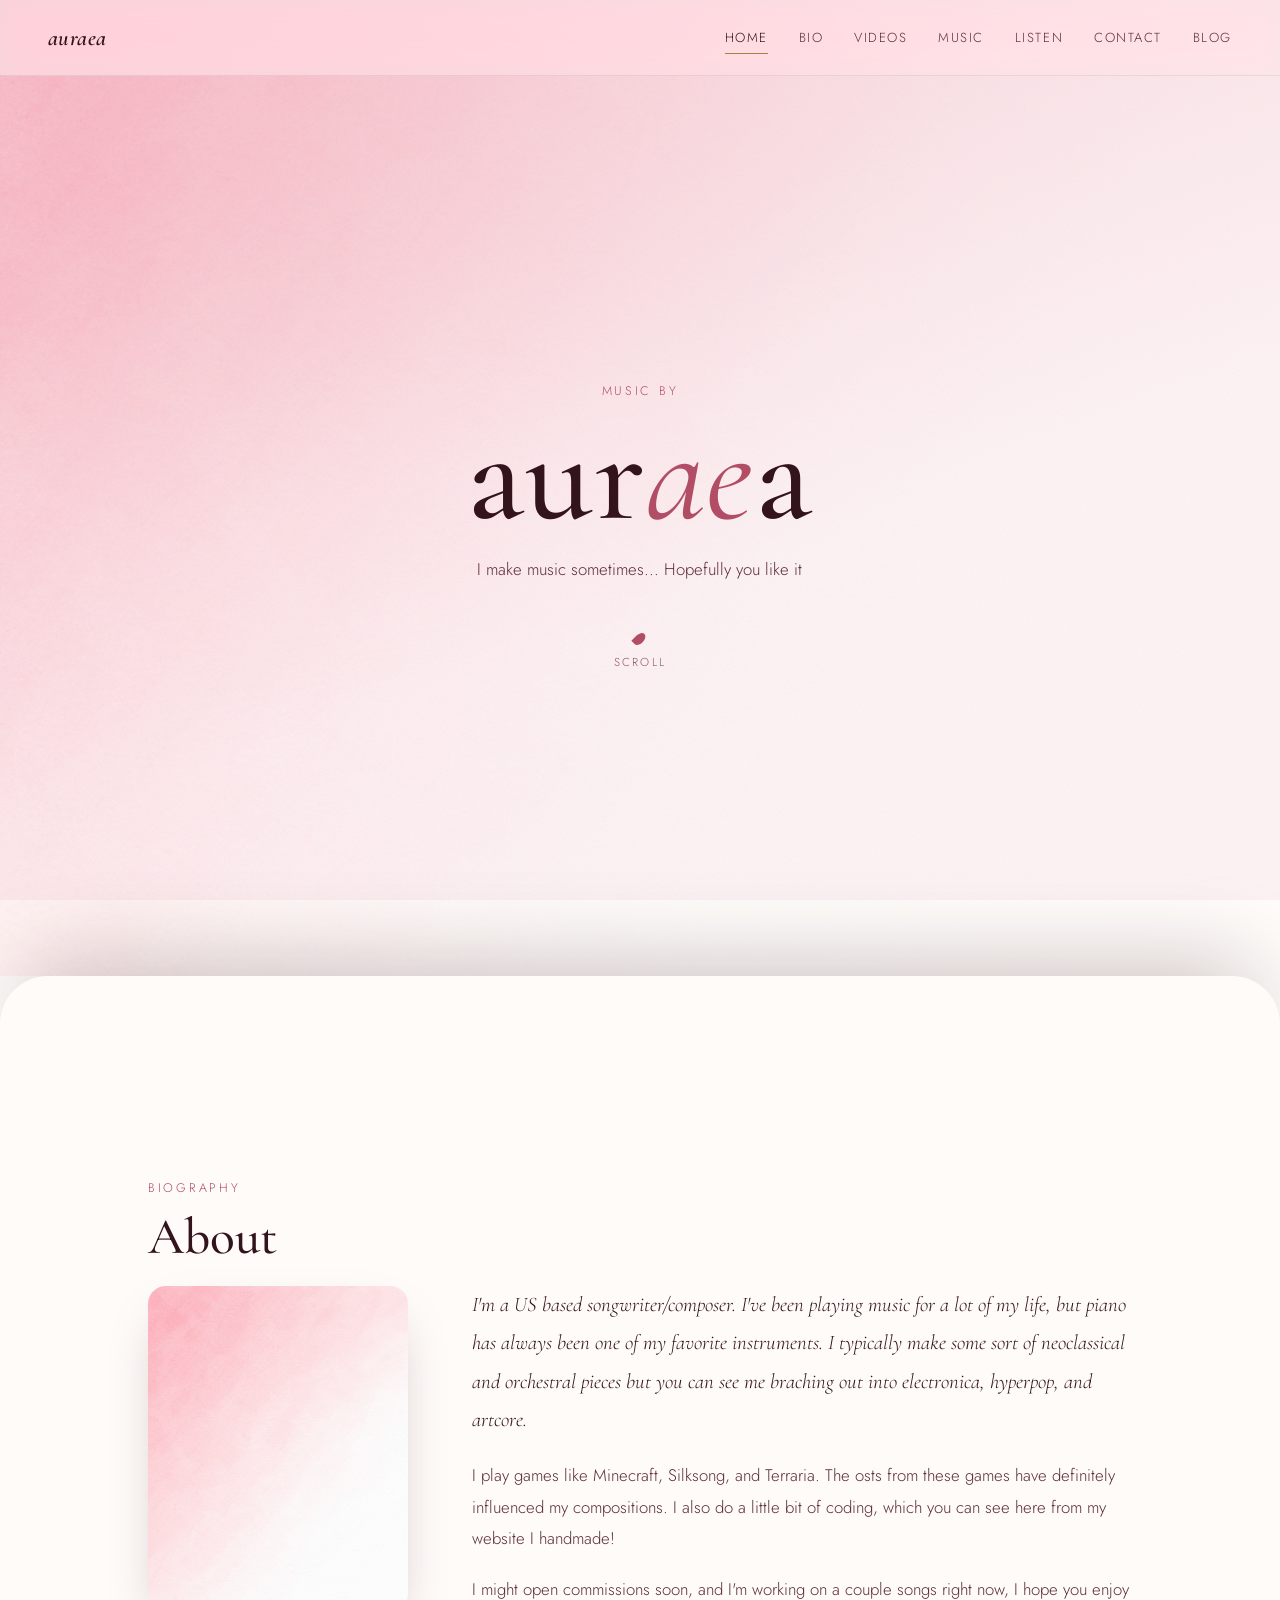
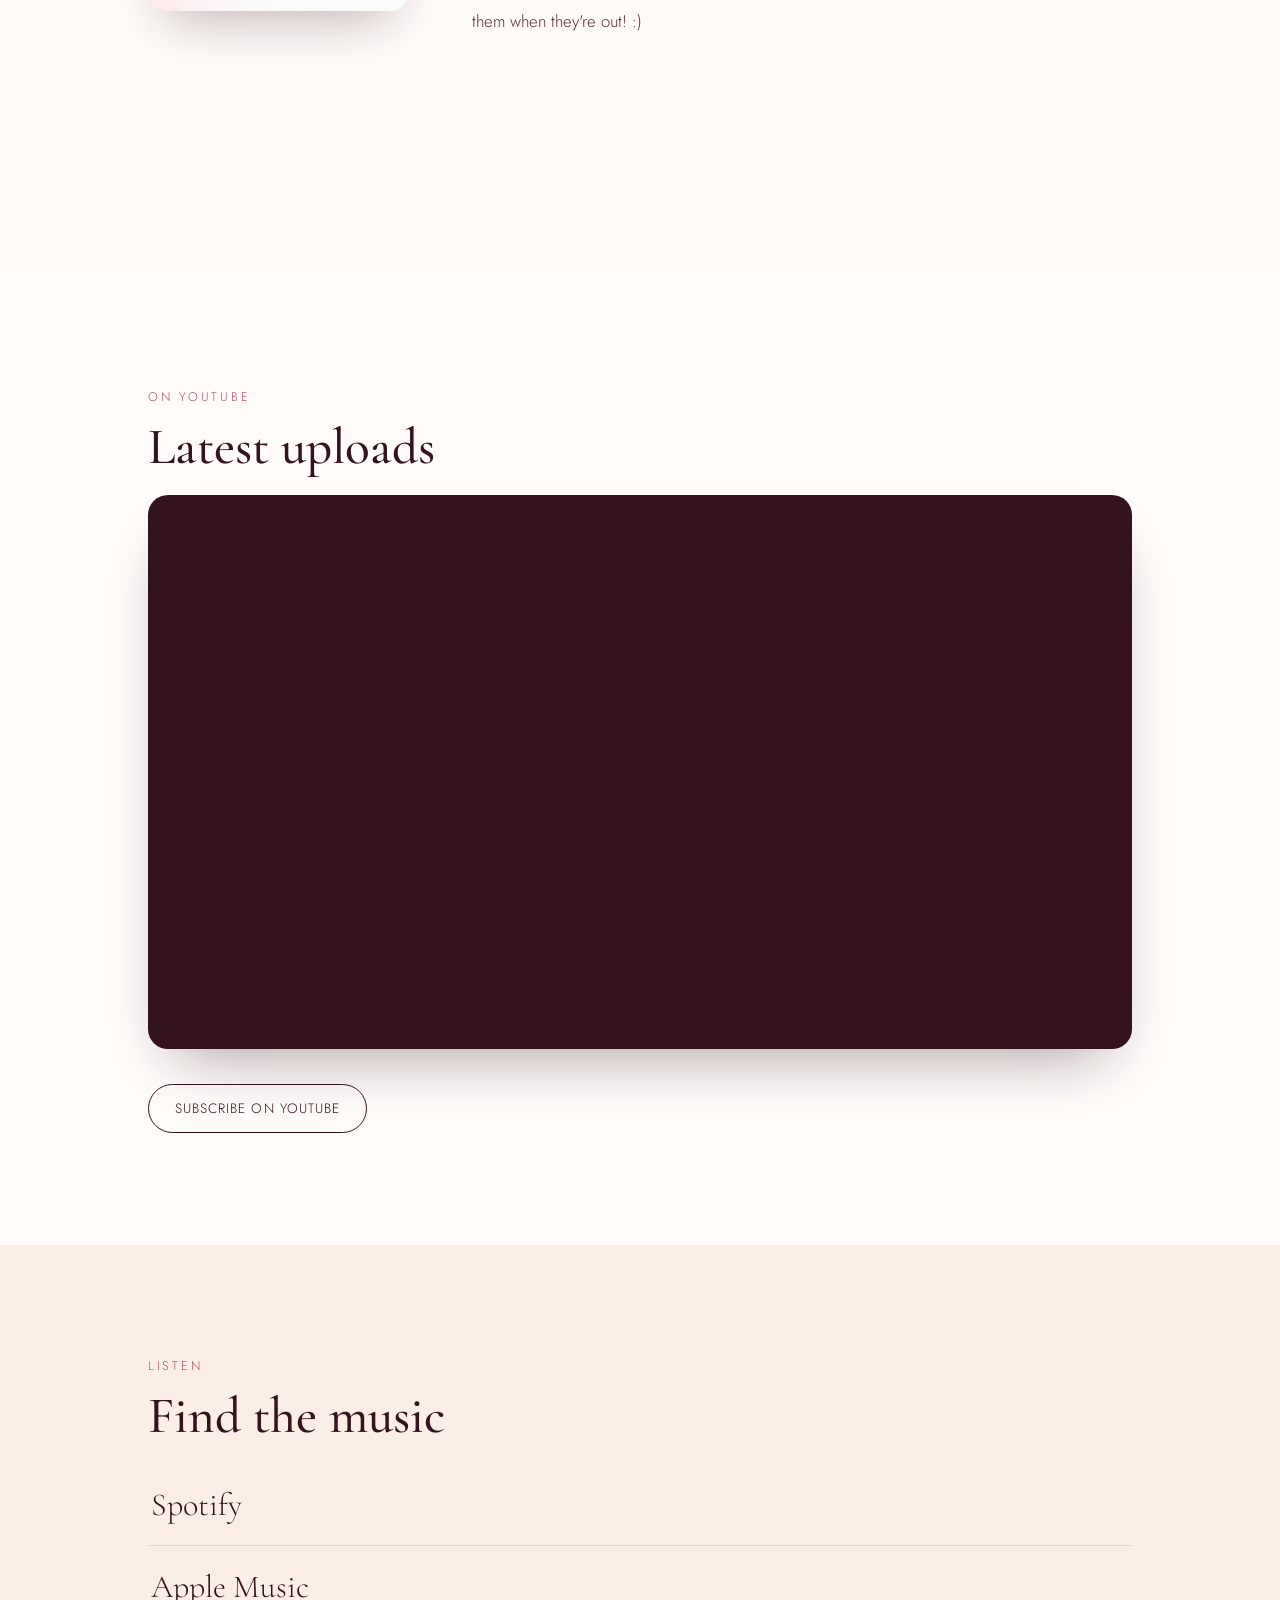
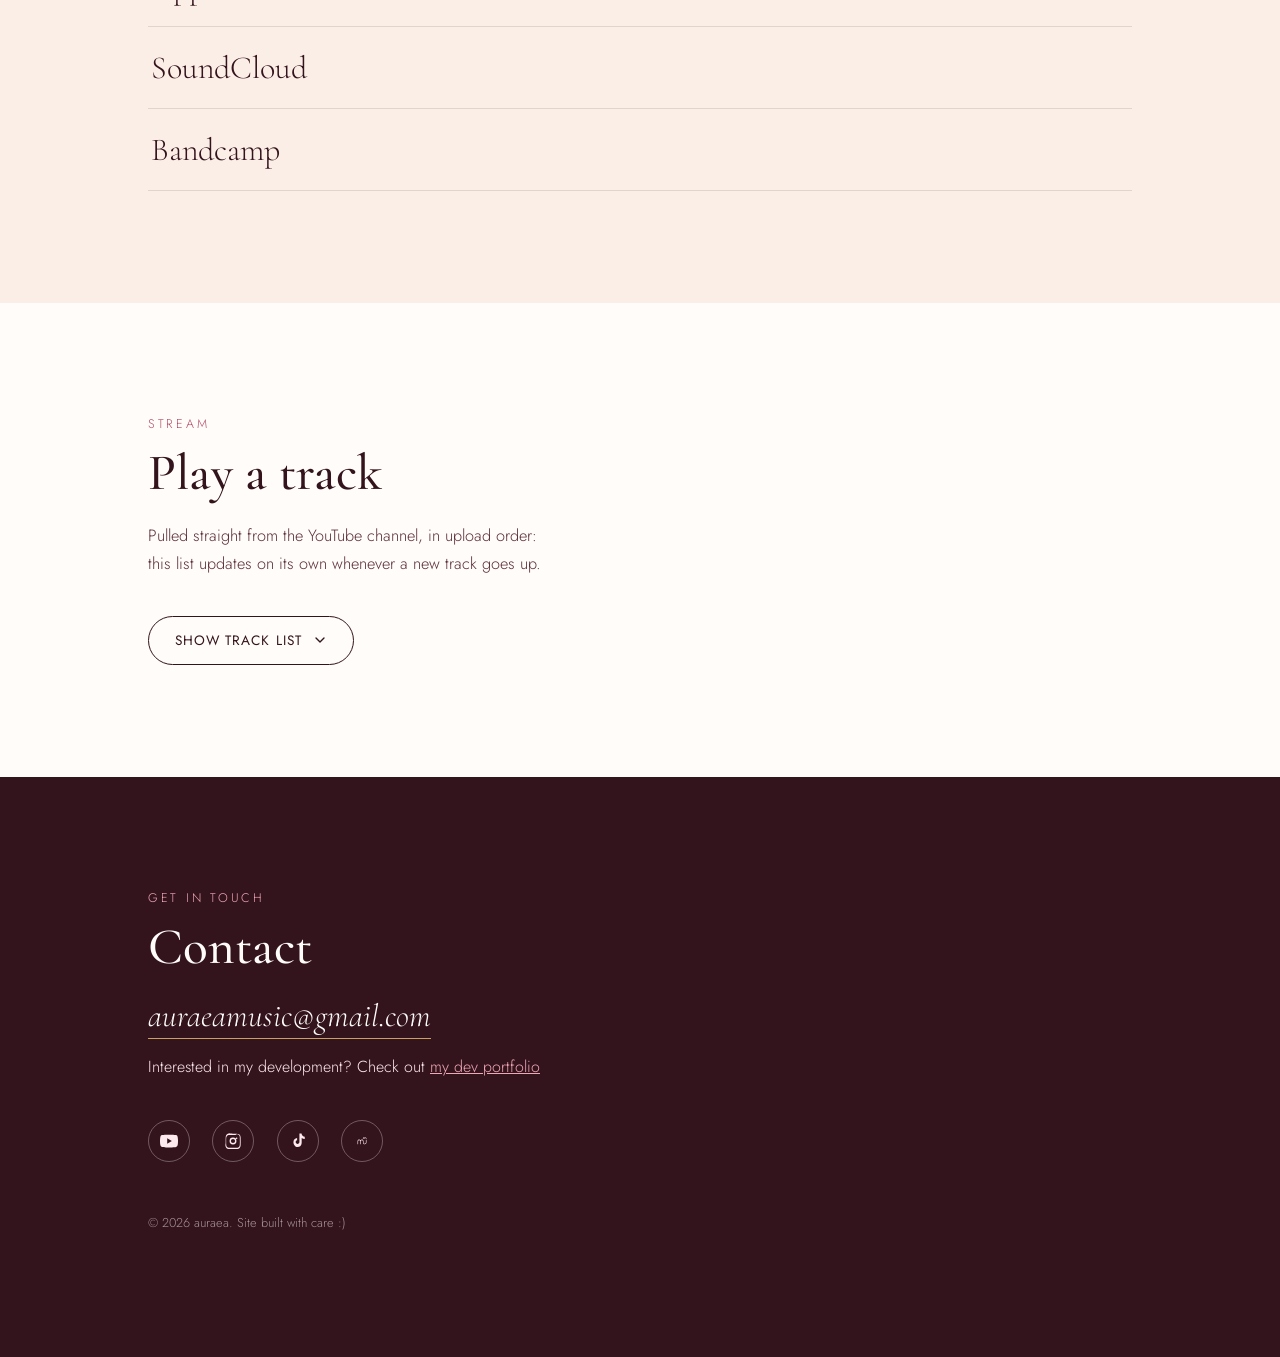
<file: index.html>
<!DOCTYPE html>
<html lang="en">
<head>
<meta charset="UTF-8">
<meta name="viewport" content="width=device-width, initial-scale=1.0">
<title>auraea</title>

<link rel="icon" type="image/png" href="assets/favicon.png">

<link rel="preconnect" href="https://fonts.googleapis.com">
<link rel="preconnect" href="https://fonts.gstatic.com" crossorigin>
<link href="https://fonts.googleapis.com/css2?family=Cormorant+Garamond:ital,wght@0,400;0,500;0,600;1,400;1,500&family=Jost:wght@300;400;500;600&display=swap" rel="stylesheet">

<link rel="stylesheet" href="style.css">
</head>
<body>

<div class="bg-wash" aria-hidden="true"></div>
<div class="grain" aria-hidden="true"></div>

<header class="nav" id="top">
  <a class="nav__mark" href="#home">auraea</a>
  <button class="nav__toggle" id="navToggle" aria-label="Toggle menu" aria-expanded="false">
    <span></span><span></span><span></span>
  </button>
  <nav class="nav__links" id="navLinks">
    <a href="#home" class="nav__link" data-section="home">Home</a>
    <a href="#bio" class="nav__link" data-section="bio">Bio</a>
    <a href="#videos" class="nav__link" data-section="videos">Videos</a>
    <a href="#music" class="nav__link" data-section="music">Music</a>
    <a href="#player" class="nav__link" data-section="player">Listen</a>
    <a href="#contact" class="nav__link" data-section="contact">Contact</a>
    <a href="posts/generated/blog.html" class="nav__link">Blog</a>
  </nav>
</header>

<main>

  <!-- scroll fade -->
  <div class="fade-wrap">

    <section class="hero" id="home">
      <div class="hero__inner">
        <p class="eyebrow">music by</p>
        <h1 class="hero__title">aur<em>ae</em>a</h1>
        <p class="hero__tagline">I make music sometimes... Hopefully you like it</p>
        <a href="#bio" class="scroll-cue" aria-label="Scroll to biography">
          <span class="scroll-cue__drop"></span>
          <span class="scroll-cue__label">scroll</span>
        </a>
      </div>
      <div class="hero__portrait" role="img" aria-label="auraea profile photo"></div>
    </section>

    <section class="bio" id="bio">
      <div class="bio__inner">
        <p class="eyebrow">biography</p>
        <h2 class="section-title">About</h2>
        <div class="bio__grid">
          <div class="bio__photo">
            <div class="bio__photo-frame"></div>
          </div>
          <div class="bio__copy">
            <p>I'm a US based songwriter/composer. I've been playing music for a lot of my life, but piano has always been one of my favorite instruments. I typically make some sort of neoclassical and orchestral pieces but you can see me braching out into electronica, hyperpop, and artcore.</p>
            <p>I play games like Minecraft, Silksong, and Terraria. The osts from these games have definitely influenced my compositions. I also do a little bit of coding, which you can see here from my website I handmade!</p>
            <p>I might open commissions soon, and I'm working on a couple songs right now, I hope you enjoy them when they're out! :)</p>
          </div>
        </div>
      </div>
    </section>

  </div>

  <!-- vid -->
  <section class="videos" id="videos">
    <div class="section-inner">
      <p class="eyebrow">on youtube</p>
      <h2 class="section-title">Latest uploads</h2>

      <div class="video-frame">
        <iframe
          src="https://www.youtube.com/embed/playlist?list=UUhOJGU-4d_cSBPOeK4uSpxQ"
          title="auraea — latest uploads"
          loading="lazy"
          allow="accelerometer; autoplay; clipboard-write; encrypted-media; gyroscope; picture-in-picture"
          allowfullscreen>
        </iframe>
      </div>

      <a class="btn btn--ghost" href="https://www.youtube.com/@auraeamusic?sub_confirmation=1" target="_blank" rel="noopener">
        Subscribe on YouTube
      </a>
    </div>
  </section>

  <section class="music" id="music">
    <div class="section-inner">
      <p class="eyebrow">listen</p>
      <h2 class="section-title">Find the music</h2>

      <ul class="link-list">
        <li><a href="sorry.html" target="_blank" rel="noopener"><span class="drop"></span>Spotify</a></li>
        <li><a href="sorry.html" target="_blank" rel="noopener"><span class="drop"></span>Apple Music</a></li>
        <li><a href="sorry.html" target="_blank" rel="noopener"><span class="drop"></span>SoundCloud</a></li>
        <li><a href="sorry.html" target="_blank" rel="noopener"><span class="drop"></span>Bandcamp</a></li>
      </ul>
    </div>
  </section>

  <section class="player" id="player">
    <div class="section-inner">
      <p class="eyebrow">stream</p>
      <h2 class="section-title">Play a track</h2>
      <p class="section-lede">Pulled straight from the YouTube channel, in upload order: this list updates on its own whenever a new track goes up.</p>

      <button class="player__toggle" id="playerToggle" type="button" aria-expanded="false" aria-controls="playerPanel">
        <span class="player__toggle-label">Show track list</span>
        <span class="player__toggle-chevron" aria-hidden="true">
          <svg viewBox="0 0 24 24" width="16" height="16" fill="none" stroke="currentColor" stroke-width="2" stroke-linecap="round" stroke-linejoin="round"><path d="M6 9l6 6 6-6"/></svg>
        </span>
      </button>

      <div class="player__panel" id="playerPanel" hidden>
        <div class="player__list" id="playerList">
          <p class="player__status" id="playerStatus">Loading tracks&hellip;</p>
        </div>
      </div>
    </div>

    <div class="player__yt-mount" aria-hidden="true">
      <div id="ytPlayerMount"></div>
    </div>
  </section>

  <footer class="contact" id="contact">
    <div class="section-inner">
      <p class="eyebrow">get in touch</p>
      <h2 class="section-title">Contact</h2>
      <a class="contact__email" href="mailto:auraeamusic@gmail.com">auraeamusic@gmail.com</a>

      <p class="contact__cross">Interested in my development? Check out <a href="https://dev.auraeamusic.com" style="color: #f0a8b9; text-decoration:underline" target="_blank" rel="noopener">my dev portfolio</a></p>

      <div class="socials">
        <a href="https://www.youtube.com/@auraeamusic" target="_blank" rel="noopener" aria-label="YouTube">
          <svg viewBox="0 0 24 24" fill="currentColor"><path d="M23.5 6.2a3 3 0 0 0-2.1-2.1C19.5 3.5 12 3.5 12 3.5s-7.5 0-9.4.6A3 3 0 0 0 .5 6.2 31 31 0 0 0 0 12a31 31 0 0 0 .5 5.8 3 3 0 0 0 2.1 2.1c1.9.6 9.4.6 9.4.6s7.5 0 9.4-.6a3 3 0 0 0 2.1-2.1A31 31 0 0 0 24 12a31 31 0 0 0-.5-5.8ZM9.6 15.6V8.4L15.8 12l-6.2 3.6Z"/></svg>
        </a>
        <a href="https://www.instagram.com/auraeamusic/" target="_blank" rel="noopener" aria-label="Instagram">
          <svg viewBox="0 0 24 24" fill="currentColor"><path d="M12 2.2c3.2 0 3.6 0 4.9.07 1.2.06 2 .25 2.4.42.6.24 1 .53 1.5.98.45.45.74.9.98 1.5.17.4.36 1.2.42 2.4.06 1.3.07 1.7.07 4.9s0 3.6-.07 4.9c-.06 1.2-.25 2-.42 2.4-.24.6-.53 1-.98 1.5-.45.45-.9.74-1.5.98-.4.17-1.2.36-2.4.42-1.3.06-1.7.07-4.9.07s-3.6 0-4.9-.07c-1.2-.06-2-.25-2.4-.42-.6-.24-1-.53-1.5-.98a4 4 0 0 1-.98-1.5c-.17-.4-.36-1.2-.42-2.4C2.2 15.6 2.2 15.2 2.2 12s0-3.6.07-4.9c.06-1.2.25-2 .42-2.4.24-.6.53-1 .98-1.5.45-.45.9-.74 1.5-.98.4-.17 1.2-.36 2.4-.42C8.4 2.2 8.8 2.2 12 2.2Zm0 1.8c-3.14 0-3.5 0-4.75.07-1 .04-1.6.2-1.96.34-.5.19-.84.42-1.2.79-.37.36-.6.7-.8 1.2-.13.36-.3.95-.34 1.96C2.9 8.5 2.9 8.86 2.9 12s0 3.5.07 4.75c.04 1 .2 1.6.34 1.96.19.5.42.84.79 1.2.36.37.7.6 1.2.8.36.13.95.3 1.96.34 1.24.06 1.6.07 4.75.07s3.5 0 4.75-.07c1-.04 1.6-.2 1.96-.34.5-.19.84-.42 1.2-.79.37-.36.6-.7.8-1.2.13-.36.3-.95.34-1.96.06-1.24.07-1.6.07-4.75s0-3.5-.07-4.75c-.04-1-.2-1.6-.34-1.96a3.2 3.2 0 0 0-.79-1.2 3.2 3.2 0 0 0-1.2-.8c-.36-.13-.95-.3-1.96-.34C15.5 4 15.14 4 12 4Zm0 3.4a4.6 4.6 0 1 1 0 9.2 4.6 4.6 0 0 1 0-9.2Zm0 1.8a2.8 2.8 0 1 0 0 5.6 2.8 2.8 0 0 0 0-5.6Zm4.8-2a1.08 1.08 0 1 1 0 2.16 1.08 1.08 0 0 1 0-2.16Z"/></svg>
        </a>
        <a href="https://www.tiktok.com/@auraeamusic" target="_blank" rel="noopener" aria-label="TikTok">
          <svg viewBox="0 0 24 24" fill="currentColor"><path d="M13.8 2h2.9c.16 1.1.62 2 1.4 2.85.8.85 1.8 1.36 2.9 1.5v2.9c-1.5-.05-2.9-.5-4.1-1.35v6.65c0 3-2.45 5.45-5.5 5.45S5.9 16.55 5.9 13.55c0-2.85 2.15-5.2 4.9-5.45v3c-1.1.22-1.9 1.2-1.9 2.35 0 1.35 1.1 2.45 2.5 2.45s2.5-1.1 2.5-2.45V2Z"/></svg>
        </a>
        <a href="https://musescore.com/user/121678190" target="_blank" rel="noopener" aria-label="Musescore">
          <svg viewBox="0 0 48 48" fill="currentColor"><path d="M16.4177 20.1446C17.8026 20.1446 19.289 20.8292 20.0436 21.8718C20.7975 20.8292 22.286 20.0124 23.6709 20.0124C26.0241 20.0124 28.0886 21.7296 28.0886 25.0189L28.1415 27.2378C28.1415 30.6479 30.3904 31.0845 31.3165 31.0845C32.2426 31.0845 34.4071 30.4642 34.4071 27.5536V21.4137C34.4071 20.3576 36 20.3576 36 21.4137V27.5536C35.9435 31.3903 33.1687 32.6695 31.3165 32.6695C29.4642 32.6695 26.5536 31.574 26.5536 27.2378L26.5 24.891C26.5 22.1291 24.5692 21.7303 23.6709 21.7303C22.256 21.7303 20.8418 22.9058 20.8418 24.891V31.8784C20.8418 32.3172 20.4859 32.6695 20.0479 32.6695H20.0407C19.602 32.6695 19.2468 32.3172 19.2468 31.8784V24.891C19.2468 22.9058 17.8319 21.7303 16.4177 21.7303C15.0028 21.7303 13.5879 22.4764 13.5886 25.4091V31.8784C13.5886 32.3143 13.2327 32.6695 12.7939 32.6695C12.3559 32.6695 12 32.3172 12 31.8784V25.4091C12 21.5502 14.1288 20.1446 16.4177 20.1446ZM31.1586 14.5879C29.1369 14.5879 27.9671 16.3079 27.9671 17.895C27.9671 19.0863 26.3807 19.0863 26.3807 17.895C26.3807 15.1167 28.4752 13 31.1586 13C33.8419 13 35.9371 15.1167 35.9371 17.895C35.9371 19.0863 34.3457 19.0863 34.3457 17.895C34.3457 16.3079 33.1802 14.5879 31.1586 14.5879ZM31.3115 16.8917C31.8903 16.8917 32.3598 17.3605 32.3598 17.9393C32.3598 18.5189 31.8903 18.9877 31.3115 18.9877C30.7326 18.9877 30.2639 18.5189 30.2639 17.9393C30.2639 17.3605 30.7326 16.8917 31.3115 16.8917Z"></svg>
        </a>
      </div>

      <p class="fine-print" id="finePrint"><span class="fine-print__text" id="finePrintText"><span class="copyright-mark" id="copyrightMark" role="button" tabindex="0">&copy;</span> <span id="year"></span> auraea. Site built with care :)</span></p>
    </div>
  </footer>

</main>

<script src="player-config.js"></script>
<script src="player.js"></script>
<script src="script.js"></script>
</body>
</html>
</file>
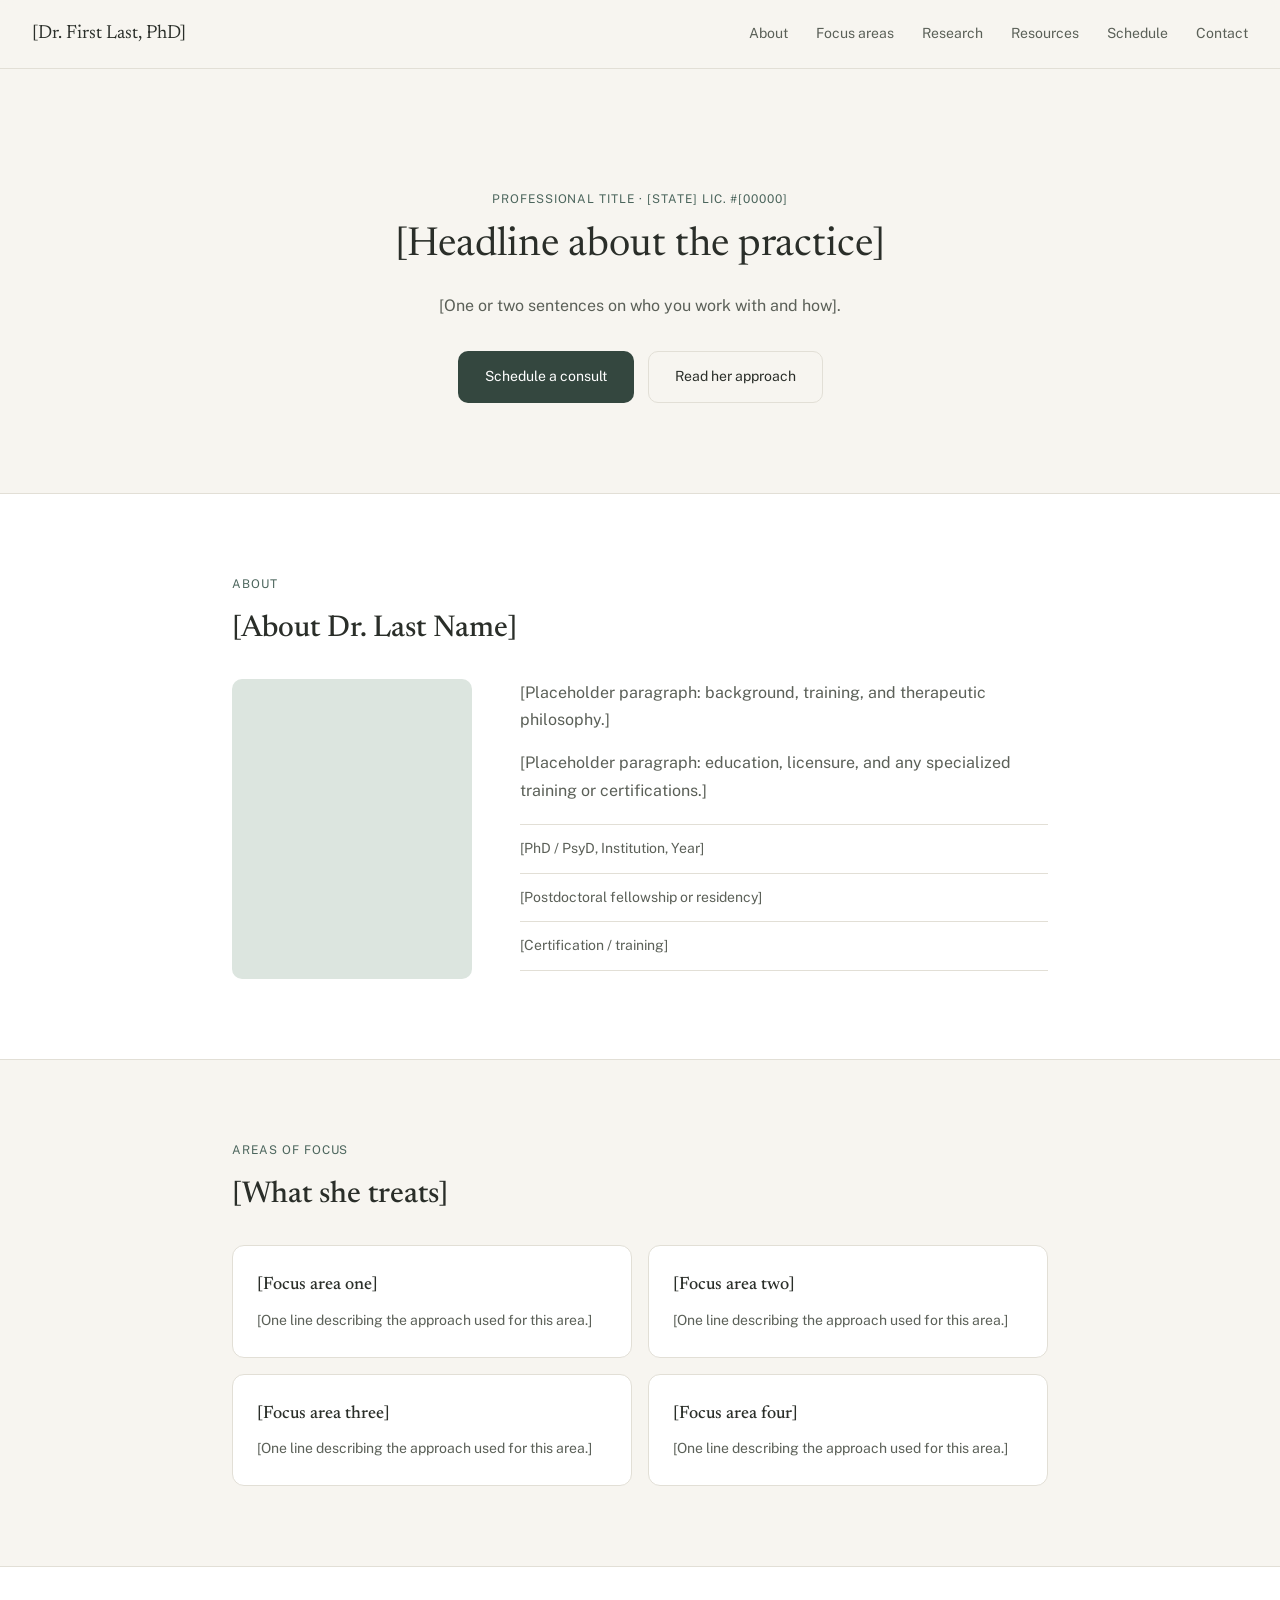
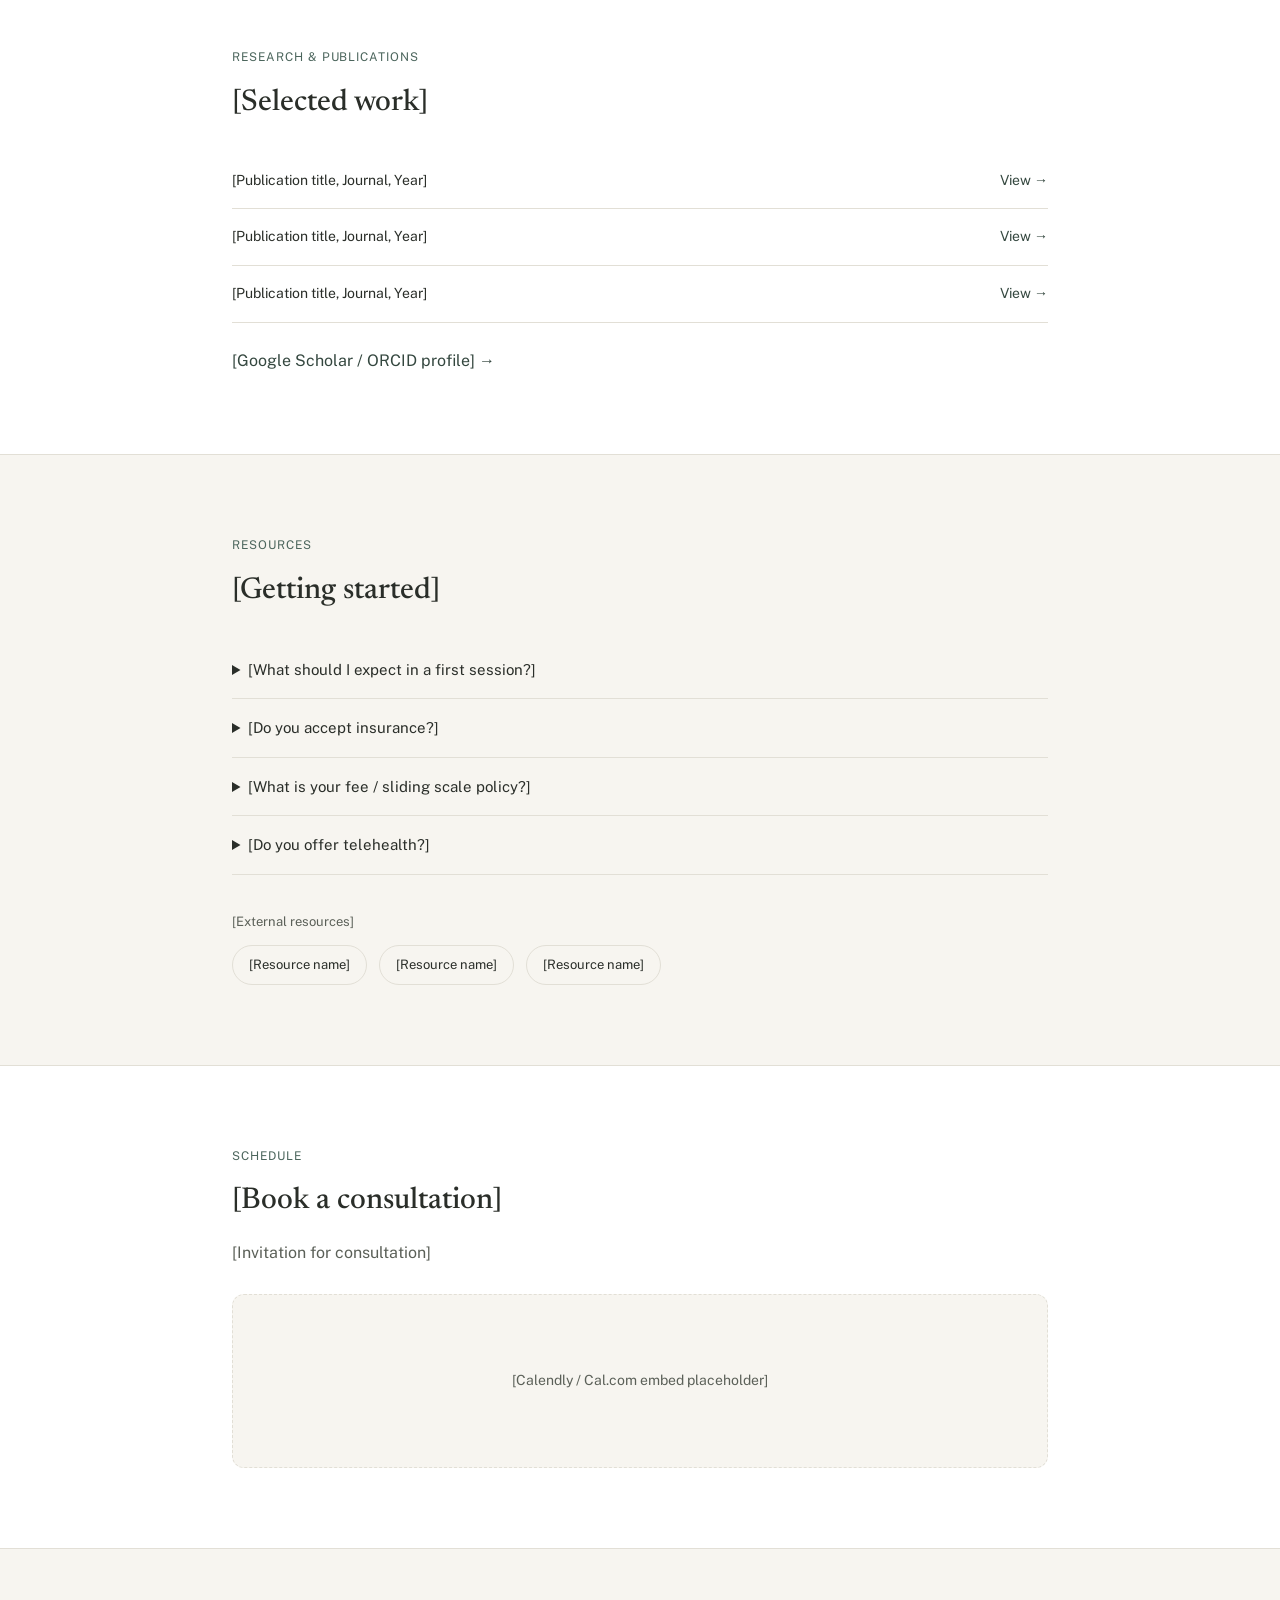
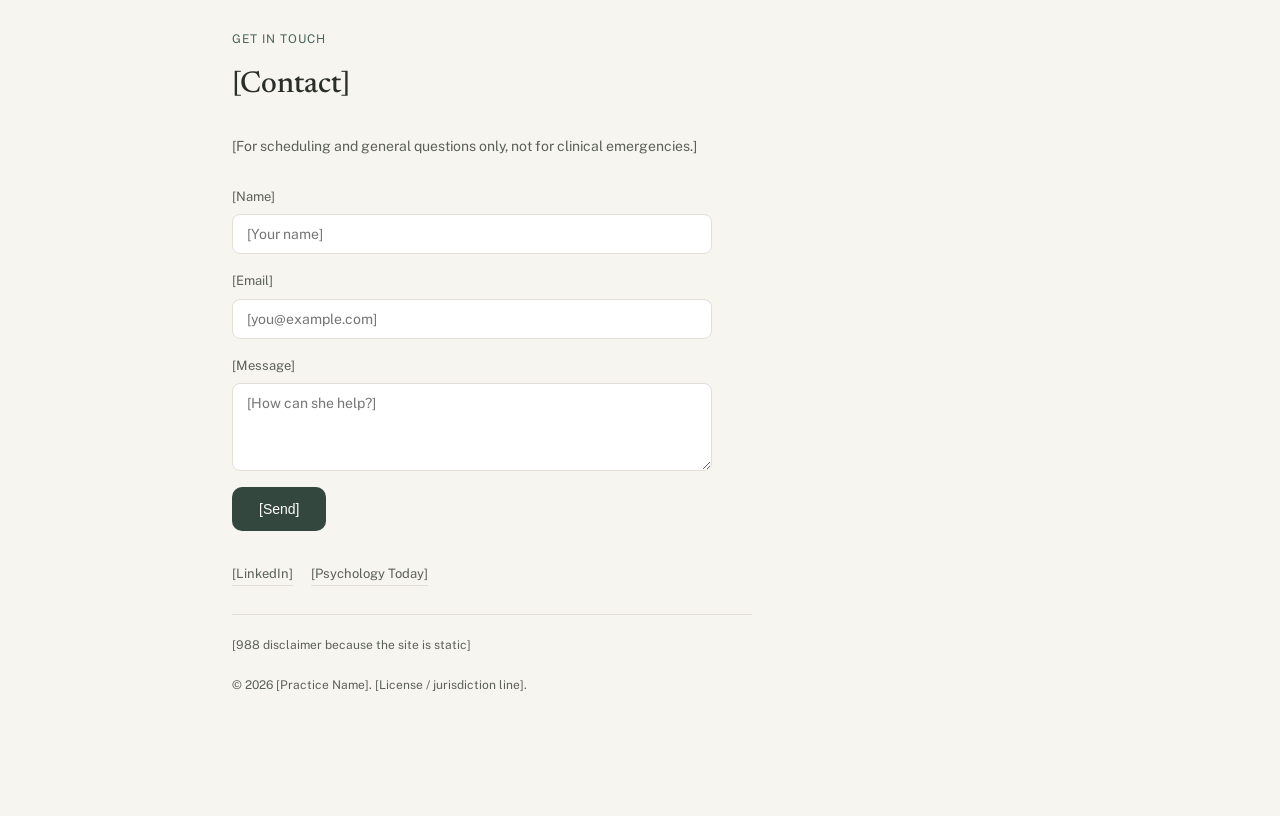
<file: temp/index.html>
<!DOCTYPE html>
<html lang="en">
<head>
<meta charset="UTF-8">
<meta name="viewport" content="width=device-width, initial-scale=1.0">
<title>[Practice Name]</title>

<link rel="preconnect" href="https://fonts.googleapis.com">
<link rel="preconnect" href="https://fonts.gstatic.com" crossorigin>
<link href="https://fonts.googleapis.com/css2?family=Newsreader:ital,wght@0,400;0,500;1,400&family=Public+Sans:wght@300;400;500&display=swap" rel="stylesheet">

<link rel="stylesheet" href="style.css">
</head>
<body>

<header class="nav" id="top">
  <a class="nav__mark" href="#home">[Dr. First Last, PhD]</a>
  <button class="nav__toggle" id="navToggle" aria-label="Toggle menu" aria-expanded="false">
    <span></span><span></span><span></span>
  </button>
  <nav class="nav__links" id="navLinks">
    <a href="#about" class="nav__link">About</a>
    <a href="#focus" class="nav__link">Focus areas</a>
    <a href="#research" class="nav__link">Research</a>
    <a href="#resources" class="nav__link">Resources</a>
    <a href="#schedule" class="nav__link">Schedule</a>
    <a href="#contact" class="nav__link">Contact</a>
  </nav>
</header>

<main>
  <section class="hero" id="home">
    <p class="eyebrow">Professional Title &middot; [State] lic. #[00000]</p>
    <h1 class="hero__title">[Headline about the practice]</h1>
    <p class="hero__tagline">[One or two sentences on who you work with and how].</p>
    <div class="hero__actions">
      <a href="#schedule" class="btn btn--primary">Schedule a consult</a>
      <a href="#about" class="btn btn--ghost">Read her approach</a>
    </div>
  </section>

  <section class="about" id="about">
    <div class="section-inner">
      <p class="eyebrow">about</p>
      <h2 class="section-title">[About Dr. Last Name]</h2>
      <div class="about__grid">
        <div class="about__photo">
          <div class="about__photo-frame"></div>
        </div>
        <div class="about__copy">
          <p>[Placeholder paragraph: background, training, and therapeutic philosophy.]</p>
          <p>[Placeholder paragraph: education, licensure, and any specialized training or certifications.]</p>
          <ul class="credentials">
            <li>[PhD / PsyD, Institution, Year]</li>
            <li>[Postdoctoral fellowship or residency]</li>
            <li>[Certification / training]</li>
          </ul>
        </div>
      </div>
    </div>
  </section>

  <section class="focus" id="focus">
    <div class="section-inner">
      <p class="eyebrow">areas of focus</p>
      <h2 class="section-title">[What she treats]</h2>
      <div class="focus__grid">
        <div class="focus__card">
          <h3>[Focus area one]</h3>
          <p>[One line describing the approach used for this area.]</p>
        </div>
        <div class="focus__card">
          <h3>[Focus area two]</h3>
          <p>[One line describing the approach used for this area.]</p>
        </div>
        <div class="focus__card">
          <h3>[Focus area three]</h3>
          <p>[One line describing the approach used for this area.]</p>
        </div>
        <div class="focus__card">
          <h3>[Focus area four]</h3>
          <p>[One line describing the approach used for this area.]</p>
        </div>
      </div>
    </div>
  </section>

  <section class="research" id="research">
    <div class="section-inner">
      <p class="eyebrow">research &amp; publications</p>
      <h2 class="section-title">[Selected work]</h2>
      <ul class="pub-list">
        <li>
          <span class="pub-list__title">[Publication title, Journal, Year]</span>
          <a href="#" class="pub-list__link">View &rarr;</a>
        </li>
        <li>
          <span class="pub-list__title">[Publication title, Journal, Year]</span>
          <a href="#" class="pub-list__link">View &rarr;</a>
        </li>
        <li>
          <span class="pub-list__title">[Publication title, Journal, Year]</span>
          <a href="#" class="pub-list__link">View &rarr;</a>
        </li>
      </ul>
      <a href="#" class="text-link">[Google Scholar / ORCID profile] &rarr;</a>
    </div>
  </section>

  <section class="resources" id="resources">
    <div class="section-inner">
      <p class="eyebrow">resources</p>
      <h2 class="section-title">[Getting started]</h2>
      <div class="faq">
        <details class="faq__item">
          <summary>[What should I expect in a first session?]</summary>
          <p>[Placeholder answer.]</p>
        </details>
        <details class="faq__item">
          <summary>[Do you accept insurance?]</summary>
          <p>[Placeholder answer.]</p>
        </details>
        <details class="faq__item">
          <summary>[What is your fee / sliding scale policy?]</summary>
          <p>[Placeholder answer.]</p>
        </details>
        <details class="faq__item">
          <summary>[Do you offer telehealth?]</summary>
          <p>[Placeholder answer.]</p>
        </details>
      </div>
      <div class="external-resources">
        <p class="external-resources__label">[External resources]</p>
        <ul class="link-list">
          <li><a href="#">[Resource name]</a></li>
          <li><a href="#">[Resource name]</a></li>
          <li><a href="#">[Resource name]</a></li>
        </ul>
      </div>
    </div>
  </section>

  <section class="schedule" id="schedule">
    <div class="section-inner">
      <p class="eyebrow">schedule</p>
      <h2 class="section-title">[Book a consultation]</h2>
      <p class="section-lede">[Invitation for consultation]</p>
      <div class="schedule__embed">
        <p>[Calendly / Cal.com embed placeholder]</p>
      </div>
    </div>
  </section>

  <footer class="contact" id="contact">
    <div class="section-inner">
      <p class="eyebrow">get in touch</p>
      <h2 class="section-title">[Contact]</h2>
      <p class="contact__note">[For scheduling and general questions only, not for clinical emergencies.]</p>

      <form class="contact__form">
        <label>
          <span>[Name]</span>
          <input type="text" placeholder="[Your name]">
        </label>
        <label>
          <span>[Email]</span>
          <input type="email" placeholder="[you@example.com]">
        </label>
        <label>
          <span>[Message]</span>
          <textarea rows="4" placeholder="[How can she help?]"></textarea>
        </label>
        <button type="submit" class="btn btn--primary">[Send]</button>
      </form>

      <div class="socials">
        <a href="#" aria-label="LinkedIn">[LinkedIn]</a>
        <a href="#" aria-label="Psychology Today">[Psychology Today]</a>
      </div>

      <p class="crisis-note">[988 disclaimer because the site is static]</p>

      <p class="fine-print">&copy; <span id="year"></span> [Practice Name]. [License / jurisdiction line].</p>
    </div>
  </footer>

</main>

<script src="script.js"></script>
</body>
</html>
</file>
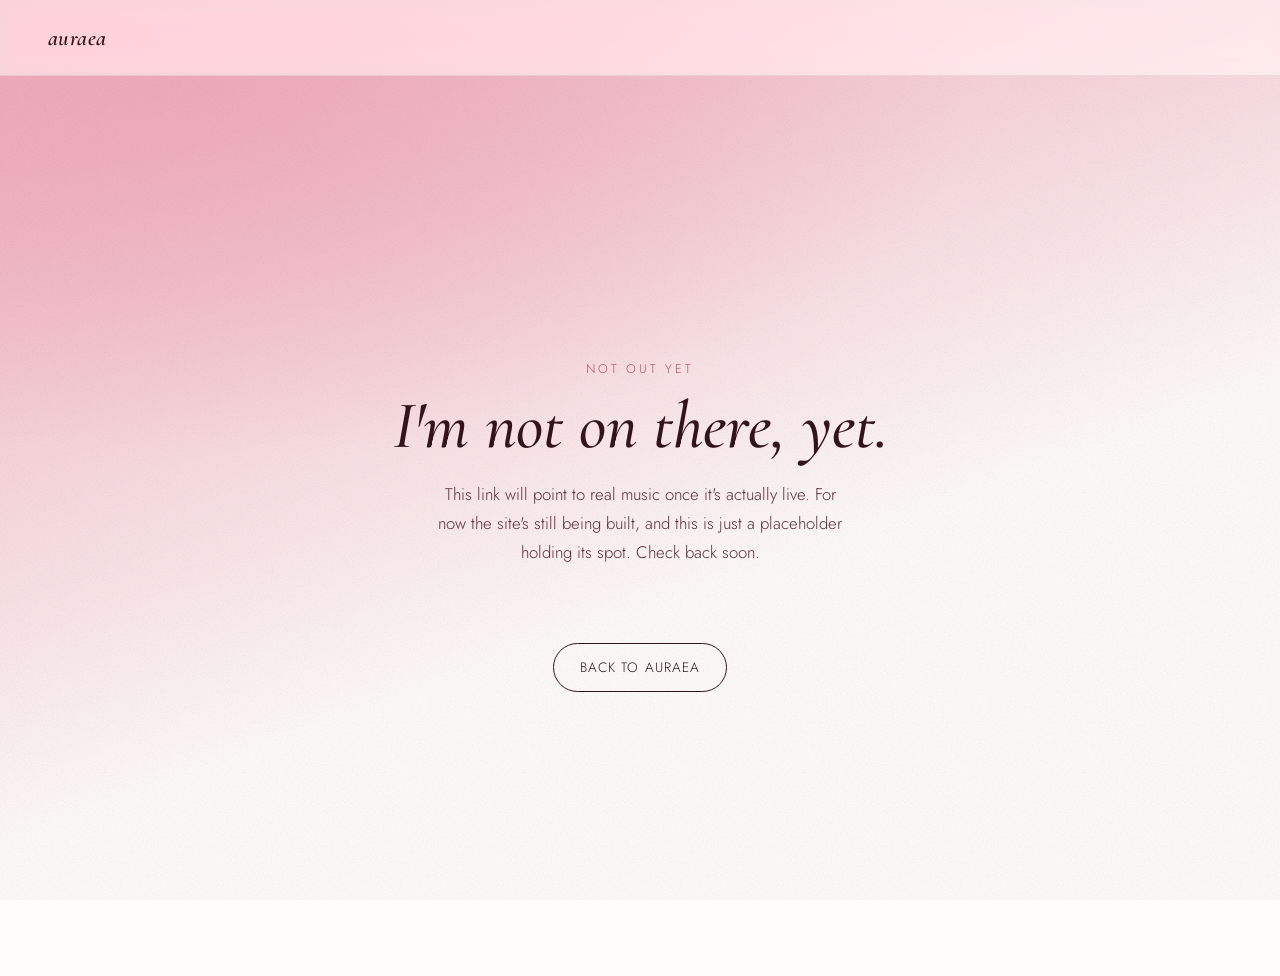
<file: sorry.html>
<!DOCTYPE html>
<html lang="en">
<head>
<meta charset="UTF-8">
<meta name="viewport" content="width=device-width, initial-scale=1.0">
<meta name="robots" content="noindex">

<link rel="icon" type="image/png" href="assets/favicon.png">

<link rel="preconnect" href="https://fonts.googleapis.com">
<link rel="preconnect" href="https://fonts.gstatic.com" crossorigin>
<link href="https://fonts.googleapis.com/css2?family=Cormorant+Garamond:ital,wght@0,400;0,500;0,600;1,400;1,500&family=Jost:wght@300;400;500;600&display=swap" rel="stylesheet">

<link rel="stylesheet" href="style.css">
<style>
  .notfound{
    min-height: 100vh;
    display: grid;
    place-items: center;
    text-align: center;
    padding: 2rem;
    position: relative;
  }
  .notfound__wash{
    position: fixed;
    inset: 0;
    z-index: -2;
    background:
      radial-gradient(ellipse 90% 60% at 15% 10%,
        color-mix(in srgb, var(--rose-300) 70%, transparent), transparent 68%),
      linear-gradient(160deg, var(--rose-300) 0%, var(--paper) 62%);
  }
  .notfound__eyebrow{
    font-size: .78rem;
    letter-spacing: .22em;
    text-transform: uppercase;
    color: var(--rose-700);
    margin: 0 0 .8rem;
  }
  .notfound__title{
    font-family: var(--font-display);
    font-weight: 500;
    font-style: italic;
    font-size: clamp(2.6rem, 7vw, 4.2rem);
    line-height: 1.05;
    margin: 0;
    color: var(--plum-900);
  }
  .notfound__blurb{
    margin: 1.2rem auto 2.6rem;
    max-width: 42ch;
    font-size: 1.05rem;
    color: var(--plum-700);
    line-height: 1.7;
  }
  .notfound__drop{
    width: 9px; height: 14px;
    border-radius: 50% 50% 50% 0;
    transform: rotate(45deg);
    background: var(--rose-700);
    margin: 0 auto 2rem;
    animation: drip 2.2s ease-in-out infinite;
  }
  @media (prefers-reduced-motion: reduce){
    .notfound__drop{ animation: none; }
  }
</style>
</head>
<body>

<div class="notfound__wash" aria-hidden="true"></div>
<div class="grain" aria-hidden="true"></div>

<header class="nav">
  <a class="nav__mark" href="./">auraea</a>
</header>

<main class="notfound">
  <div>
    <span class="notfound__drop"></span>
    <p class="notfound__eyebrow">not out yet</p>
    <h1 class="notfound__title">I'm not on there, yet.</h1>
    <p class="notfound__blurb">This link will point to real music once it's actually live. For now the site's still being built, and this is just a placeholder holding its spot. Check back soon.</p>
    <a class="btn btn--ghost" href="./#music">Back to auraea</a>
  </div>
</main>

</body>
</html>
</file>
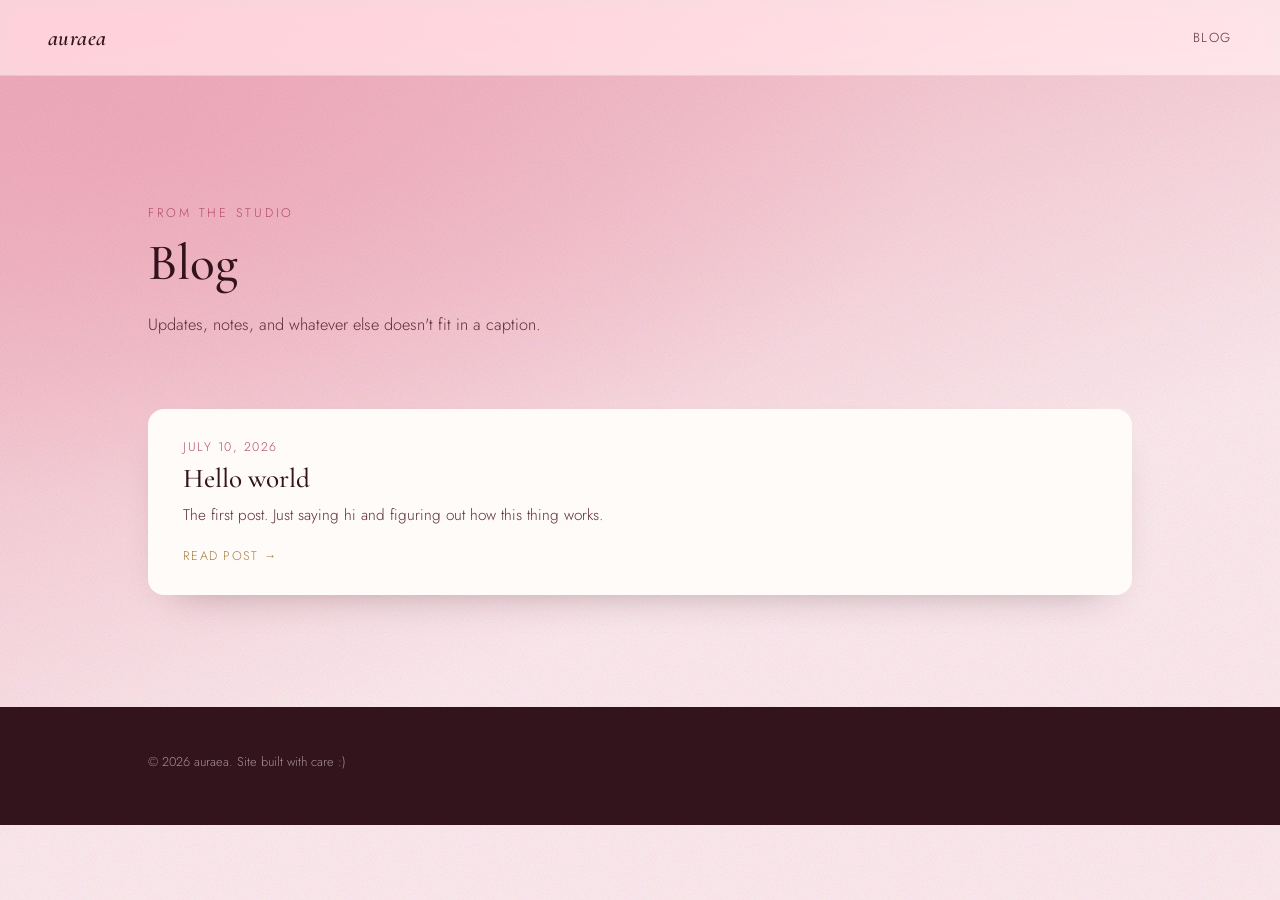
<file: posts/generated/blog.html>
<!DOCTYPE html>
<html lang="en">
<head>
<meta charset="UTF-8">
<meta name="viewport" content="width=device-width, initial-scale=1.0">
<title>Blog — auraea</title>
<meta name="description" content="Updates and notes from auraea.">

<link rel="icon" type="image/png" href="../../assets/favicon.png">

<link rel="preconnect" href="https://fonts.googleapis.com">
<link rel="preconnect" href="https://fonts.gstatic.com" crossorigin>
<link href="https://fonts.googleapis.com/css2?family=Cormorant+Garamond:ital,wght@0,400;0,500;0,600;1,400;1,500&family=Jost:wght@300;400;500;600&display=swap" rel="stylesheet">

<link rel="stylesheet" href="../../style.css">
</head>
<body>

<div class="bg-wash" aria-hidden="true"></div>
<div class="grain" aria-hidden="true"></div>

<header class="nav">
  <a class="nav__mark" href="../../">auraea</a>
  <a class="nav__link" href="./blog.html">Blog</a>
</header>

<main>

  <section class="blog-hero">
    <div class="section-inner">
      <p class="eyebrow">from the studio</p>
      <h1 class="section-title">Blog</h1>
      <p class="section-lede">Updates, notes, and whatever else doesn't fit in a caption.</p>
    </div>
  </section>

  <section class="blog-list-section">
    <div class="section-inner">
      <div class="blog-list">
        
        <a class="blog-card" href="post-hello-world.html">
          <p class="blog-card__date">July 10, 2026</p>
          <h2 class="blog-card__title">Hello world</h2>
          <p class="blog-card__excerpt">The first post. Just saying hi and figuring out how this thing works.</p>
          <span class="blog-card__cue">Read post &rarr;</span>
        </a>
      </div>
    </div>
  </section>

  <footer class="contact contact--minimal">
    <div class="section-inner">
      <p class="fine-print" id="finePrint"><span class="fine-print__text" id="finePrintText"><span class="copyright-mark" id="copyrightMark" role="button" tabindex="0">&copy;</span> <span id="year"></span> auraea. Site built with care :)</span></p>
    </div>
  </footer>
</main>

<script src="../../script.js" defer></script>
</body>
</html>
</file>
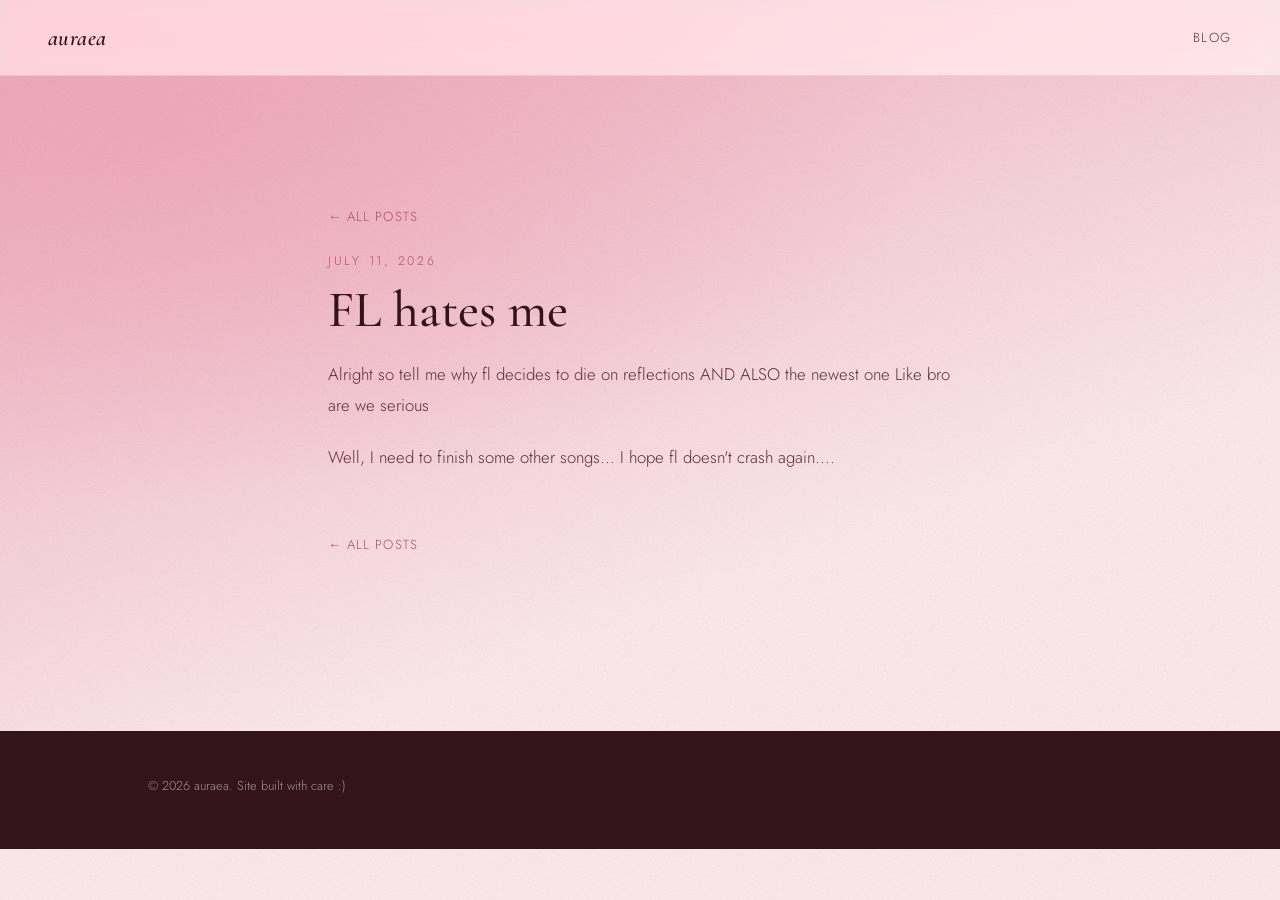
<file: posts/generated/post-fl-hates-me.html>
<!DOCTYPE html>
<html lang="en">
<head>
<meta charset="UTF-8">
<meta name="viewport" content="width=device-width, initial-scale=1.0">
<title>FL hates me — auraea</title>
<meta name="description" content="Ranting">

<link rel="icon" type="image/png" href="../../assets/favicon.png">

<link rel="preconnect" href="https://fonts.googleapis.com">
<link rel="preconnect" href="https://fonts.gstatic.com" crossorigin>
<link href="https://fonts.googleapis.com/css2?family=Cormorant+Garamond:ital,wght@0,400;0,500;0,600;1,400;1,500&family=Jost:wght@300;400;500;600&display=swap" rel="stylesheet">

<link rel="stylesheet" href="../../style.css">
</head>
<body>

<div class="bg-wash" aria-hidden="true"></div>
<div class="grain" aria-hidden="true"></div>

<header class="nav">
  <a class="nav__mark" href="../../">auraea</a>
  <a class="nav__link" href="./blog.html">Blog</a>
</header>

<main>

  <article class="post">
    <div class="section-inner section-inner--narrow">
      <a class="post__back" href="./blog.html">&larr; All posts</a>
      <p class="eyebrow">July 11, 2026</p>
      <h1 class="section-title post__title">FL hates me</h1>
      <div class="post__body">
        <p>Alright so tell me why fl decides to die on reflections AND ALSO the newest one Like bro are we serious</p>
<p>Well, I need to finish some other songs... I hope fl doesn't crash again....</p>
      </div>
      <a class="post__back post__back--bottom" href="./blog.html">&larr; All posts</a>
    </div>
  </article>

  <footer class="contact contact--minimal">
    <div class="section-inner">
      <p class="fine-print" id="finePrint"><span class="fine-print__text" id="finePrintText"><span class="copyright-mark" id="copyrightMark" role="button" tabindex="0">&copy;</span> <span id="year"></span> auraea. Site built with care :)</span></p>
    </div>
  </footer>
</main>

<script src="../../script.js" defer></script>
</body>
</html>
</file>
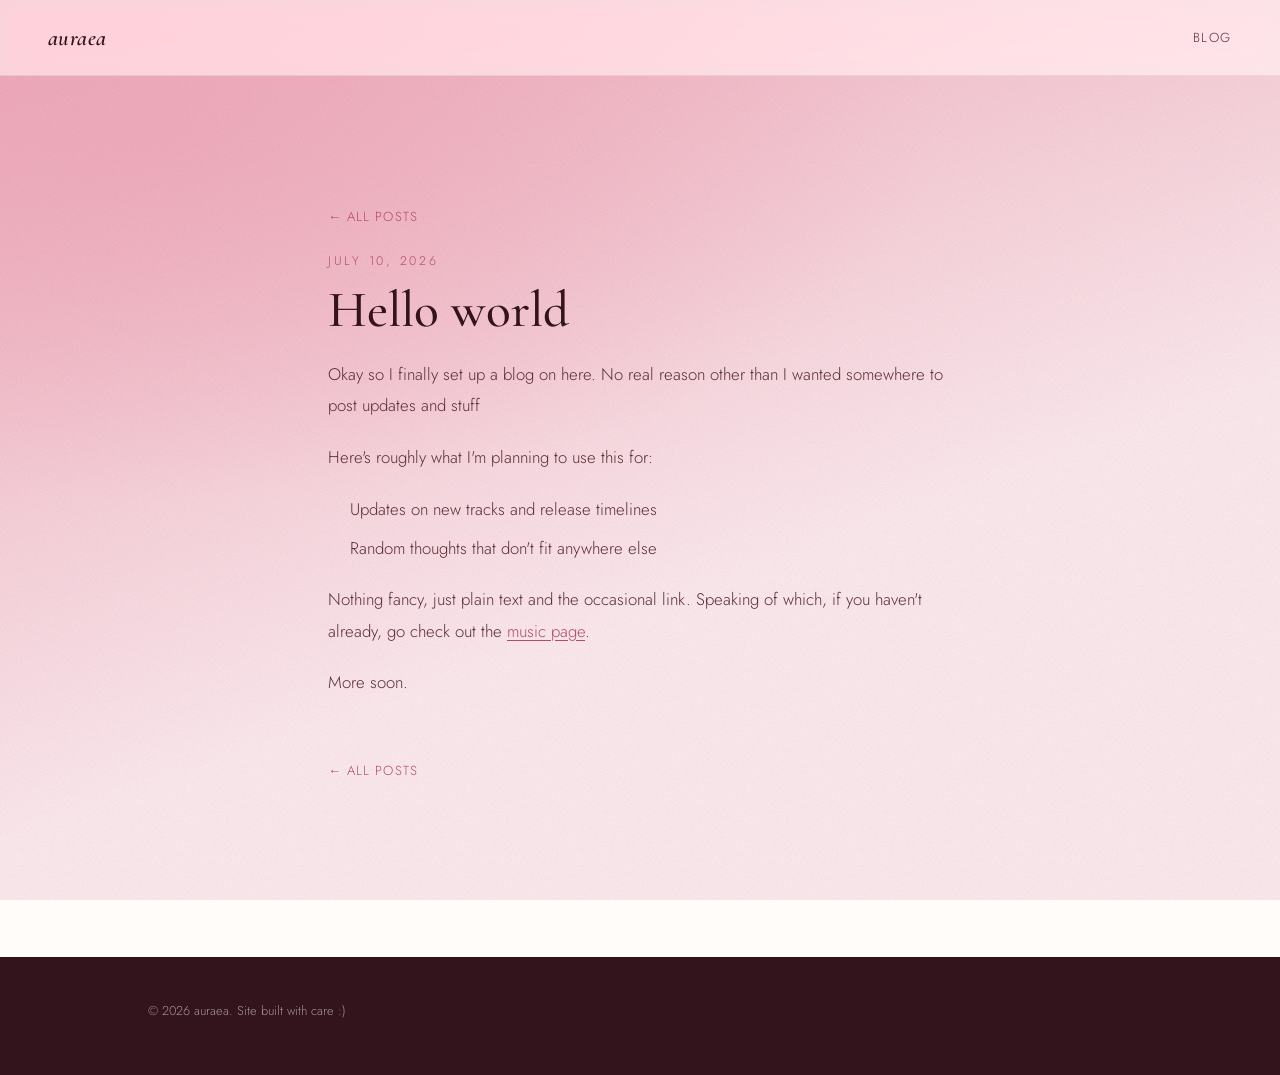
<file: posts/generated/post-hello-world.html>
<!DOCTYPE html>
<html lang="en">
<head>
<meta charset="UTF-8">
<meta name="viewport" content="width=device-width, initial-scale=1.0">
<title>Hello world — auraea</title>
<meta name="description" content="The first post. Just saying hi and figuring out how this thing works.">

<link rel="icon" type="image/png" href="../../assets/favicon.png">

<link rel="preconnect" href="https://fonts.googleapis.com">
<link rel="preconnect" href="https://fonts.gstatic.com" crossorigin>
<link href="https://fonts.googleapis.com/css2?family=Cormorant+Garamond:ital,wght@0,400;0,500;0,600;1,400;1,500&family=Jost:wght@300;400;500;600&display=swap" rel="stylesheet">

<link rel="stylesheet" href="../../style.css">
</head>
<body>

<div class="bg-wash" aria-hidden="true"></div>
<div class="grain" aria-hidden="true"></div>

<header class="nav">
  <a class="nav__mark" href="../../">auraea</a>
  <a class="nav__link" href="./blog.html">Blog</a>
</header>

<main>

  <article class="post">
    <div class="section-inner section-inner--narrow">
      <a class="post__back" href="./blog.html">&larr; All posts</a>
      <p class="eyebrow">July 10, 2026</p>
      <h1 class="section-title post__title">Hello world</h1>
      <div class="post__body">
        <p>Okay so I finally set up a blog on here. No real reason other than I wanted somewhere to post updates and stuff</p>
<p>Here's roughly what I'm planning to use this for:</p>
<ul><li>Updates on new tracks and release timelines</li><li>Random thoughts that don't fit anywhere else</li></ul>
<p>Nothing fancy, just plain text and the occasional link. Speaking of which, if you haven't already, go check out the <a href="https://www.auraeamusic.com/#music">music page</a>.</p>
<p>More soon.</p>
      </div>
      <a class="post__back post__back--bottom" href="./blog.html">&larr; All posts</a>
    </div>
  </article>

  <footer class="contact contact--minimal">
    <div class="section-inner">
      <p class="fine-print" id="finePrint"><span class="fine-print__text" id="finePrintText"><span class="copyright-mark" id="copyrightMark" role="button" tabindex="0">&copy;</span> <span id="year"></span> auraea. Site built with care :)</span></p>
    </div>
  </footer>
</main>

<script src="../../script.js" defer></script>
</body>
</html>
</file>
<file: style.css>
:root{
  --paper:        #fffcfa;
  --paper-deep:   #fbeee7;
  --blush-100:    #fdeaef;
  --blush-200:    #f8d2dc;
  --rose-300:     #f0a8b9;
  --rose-500:     #de7c93;
  --rose-700:     #b24d66;
  --plum-900:     #34141c;
  --plum-700:     #5c2e39;
  --plum-500:     #8a5566;
  --gold-400:     #c9a063;
  --gold-600:     #a67f45;

  --font-display: "Cormorant Garamond", serif;
  --font-body:    "Jost", sans-serif;

  --wash-a: var(--rose-300);
  --wash-b: var(--paper);
  --wash-pos: 15%;

  --nav-h: 76px;
}

*, *::before, *::after{ box-sizing: border-box; }

html{
  scroll-behavior: smooth;
}

body{
  margin: 0;
  font-family: var(--font-body);
  font-weight: 300;
  color: var(--plum-900);
  background: var(--paper);
  overflow-x: hidden;
  -webkit-font-smoothing: antialiased;
}

a{ color: inherit; text-decoration: none; }
ul{ list-style: none; margin: 0; padding: 0; }
img{ max-width: 100%; display: block; }

::selection{ background: var(--rose-300); color: var(--plum-900); }

a:focus-visible, button:focus-visible{
  outline: 2px solid var(--gold-600);
  outline-offset: 3px;
}

.bg-wash{
  position: fixed;
  inset: 0;
  z-index: -2;
  background:
    radial-gradient(ellipse 90% 60% at 12% var(--wash-pos),
      color-mix(in srgb, var(--wash-a) 70%, transparent), transparent 68%),
    linear-gradient(160deg, var(--wash-a) 0%, var(--wash-b) 62%);
  transition: background 120ms linear;
}

.grain{
  position: fixed;
  inset: 0;
  z-index: -1;
  pointer-events: none;
  opacity: .35;
  mix-blend-mode: multiply;
  background-image: url("data:image/svg+xml,%3Csvg xmlns='http://www.w3.org/2000/svg' width='140' height='140'%3E%3Cfilter id='n'%3E%3CfeTurbulence type='fractalNoise' baseFrequency='0.9' numOctaves='2' stitchTiles='stitch'/%3E%3C/filter%3E%3Crect width='100%25' height='100%25' filter='url(%23n)' opacity='0.5'/%3E%3C/svg%3E");
}

/* nav */
.nav{
  position: sticky;
  top: 0;
  z-index: 50;
  height: var(--nav-h);
  display: flex;
  align-items: center;
  justify-content: space-between;
  padding: 0 clamp(1.25rem, 4vw, 3rem);
  background: color-mix(in srgb, var(--paper) 55%, transparent);
  backdrop-filter: blur(14px) saturate(1.4);
  -webkit-backdrop-filter: blur(14px) saturate(1.4);
  border-bottom: 1px solid color-mix(in srgb, var(--plum-900) 8%, transparent);
}

.nav__mark{
  font-family: var(--font-display);
  font-style: italic;
  font-weight: 600;
  font-size: 1.4rem;
  letter-spacing: .02em;
  color: var(--plum-900);
}

.nav__links{
  display: flex;
  gap: clamp(1rem, 2.4vw, 2.4rem);
}

.nav__link{
  position: relative;
  font-size: .82rem;
  letter-spacing: .12em;
  text-transform: uppercase;
  color: var(--plum-700);
  padding: .3rem 0;
  transition: color .25s ease;
}

.nav__link::after{
  content: "";
  position: absolute;
  left: 0; right: 100%;
  bottom: -2px;
  height: 1px;
  background: var(--gold-600);
  transition: right .3s ease;
}

.nav__link:hover,
.nav__link.is-active{
  color: var(--plum-900);
}
.nav__link:hover::after,
.nav__link.is-active::after{
  right: 0;
}

.nav__toggle{
  display: none;
  flex-direction: column;
  gap: 5px;
  background: none;
  border: 0;
  cursor: pointer;
  padding: 8px;
}
.nav__toggle span{
  width: 22px;
  height: 1.5px;
  background: var(--plum-900);
  display: block;
}

/* shared section chrome */
.eyebrow{
  font-size: .78rem;
  letter-spacing: .22em;
  text-transform: uppercase;
  color: var(--rose-700);
  margin: 0 0 .6rem;
}

.section-title{
  font-family: var(--font-display);
  font-weight: 500;
  font-size: clamp(2.1rem, 4.2vw, 3.2rem);
  margin: 0 0 1.1rem;
  color: var(--plum-900);
}

.section-lede{
  max-width: 46ch;
  font-size: 1.02rem;
  color: var(--plum-700);
  line-height: 1.7;
  margin: 0 0 2.4rem;
}

.section-inner{
  max-width: 1080px;
  margin: 0 auto;
  padding: clamp(4.5rem, 9vw, 7rem) clamp(1.25rem, 5vw, 3rem);
}

.btn{
  display: inline-flex;
  align-items: center;
  gap: .5rem;
  font-family: var(--font-body);
  font-size: .85rem;
  letter-spacing: .08em;
  text-transform: uppercase;
  padding: .85rem 1.6rem;
  border-radius: 999px;
  border: 1px solid var(--plum-900);
  transition: background .25s ease, color .25s ease, transform .25s ease;
}
.btn--ghost{
  margin-top: 2.2rem;
  color: var(--plum-900);
  background: transparent;
}
.btn--ghost:hover{
  background: var(--plum-900);
  color: var(--paper);
  transform: translateY(-2px);
}

.fade-wrap{
  position: relative;
}

#bio, #videos, #music, #player, #contact{
  scroll-margin-top: var(--nav-h);
}

.hero{
  position: sticky;
  top: 0;
  height: 100vh;
  min-height: 560px;
  display: grid;
  place-items: center;
  overflow: hidden;
  will-change: opacity, transform;
}

.hero__portrait{
  position: absolute;
  inset: 0;
  background-image:
    linear-gradient(105deg, color-mix(in srgb, var(--paper) 18%, transparent) 0%, var(--paper) 88%),
    url("assets/profile.jpg");
  background-size: cover;
  background-position: center;
  opacity: .55;
  filter: saturate(1.05);
  z-index: -1;
}

.hero__inner{
  text-align: center;
  padding: 0 1.5rem;
}

.hero__title{
  font-family: var(--font-display);
  font-weight: 500;
  font-size: clamp(3.6rem, 13vw, 8.5rem);
  line-height: .95;
  margin: 0;
  letter-spacing: .01em;
  color: var(--plum-900);
}
.hero__title em{
  font-style: italic;
  font-weight: 400;
  color: var(--rose-700);
}

.hero__tagline{
  margin: 1.1rem auto 0;
  max-width: 34ch;
  font-size: 1.05rem;
  color: var(--plum-700);
}

.scroll-cue{
  display: inline-flex;
  flex-direction: column;
  align-items: center;
  gap: .5rem;
  margin-top: 3.2rem;
}
.scroll-cue__drop{
  width: 9px; height: 14px;
  border-radius: 50% 50% 50% 0;
  transform: rotate(45deg);
  background: var(--rose-700);
  animation: drip 2.2s ease-in-out infinite;
}
.scroll-cue__label{
  font-size: .72rem;
  letter-spacing: .2em;
  text-transform: uppercase;
  color: var(--plum-500);
}
@keyframes drip{
  0%, 100%{ transform: translateY(0) rotate(45deg); opacity: .6; }
  50%{ transform: translateY(8px) rotate(45deg); opacity: 1; }
}

.bio{
  position: relative;
  z-index: 2;
  min-height: 100vh;
  display: flex;
  align-items: center;
  background: color-mix(in srgb, var(--paper) 92%, var(--blush-100));
  border-top-left-radius: 48px;
  border-top-right-radius: 48px;
  box-shadow: 0 -40px 90px -30px color-mix(in srgb, var(--plum-900) 25%, transparent);
  padding: 5rem 0 6rem;
}

.bio__inner{
  max-width: 1080px;
  margin: 0 auto;
  padding: 0 clamp(1.25rem, 5vw, 3rem);
  width: 100%;
}

.bio__grid{
  display: grid;
  grid-template-columns: minmax(180px, 260px) 1fr;
  gap: clamp(2rem, 5vw, 4rem);
  align-items: start;
}

.bio__photo-frame{
  aspect-ratio: 4 / 5;
  border-radius: 18px;
  background-image: url("assets/profile.jpg");
  background-size: cover;
  background-position: center;
  box-shadow: 0 24px 50px -20px color-mix(in srgb, var(--plum-900) 35%, transparent);
}

.bio__copy p{
  font-size: 1.05rem;
  line-height: 1.85;
  color: var(--plum-700);
  margin: 0 0 1.3rem;
}
.bio__copy p:first-child{
  font-family: var(--font-display);
  font-style: italic;
  font-size: 1.3rem;
  color: var(--plum-900);
}

/* vid */
.videos{
  position: relative;
  z-index: 3;
  background: var(--paper);
}

.video-frame{
  position: relative;
  width: 100%;
  aspect-ratio: 16 / 9;
  border-radius: 20px;
  overflow: hidden;
  background: var(--plum-900);
  box-shadow: 0 30px 60px -28px color-mix(in srgb, var(--plum-900) 45%, transparent);
}
.video-frame iframe{
  position: absolute;
  inset: 0;
  width: 100%;
  height: 100%;
  border: 0;
}

/* links */
.music{
  background: var(--paper-deep);
}

.link-list li{
  border-bottom: 1px solid color-mix(in srgb, var(--plum-900) 12%, transparent);
}
.link-list a{
  display: flex;
  align-items: center;
  padding: 1.3rem .2rem;
  font-family: var(--font-display);
  font-size: clamp(1.4rem, 3vw, 2rem);
  color: var(--plum-900);
  transition: padding-left .3s ease, color .3s ease;
}
.link-list a:hover{
  padding-left: .9rem;
  color: var(--rose-700);
}

/* player */
.player{
  background: var(--paper);
}

.player__status{
  font-size: .95rem;
  color: var(--plum-500);
}

/* toggle button that opens/closes the track list */
.player__toggle{
  display: inline-flex;
  align-items: center;
  gap: .6rem;
  font-family: var(--font-body);
  font-size: .85rem;
  letter-spacing: .08em;
  text-transform: uppercase;
  padding: .85rem 1.6rem;
  border-radius: 999px;
  border: 1px solid var(--plum-900);
  background: transparent;
  color: var(--plum-900);
  cursor: pointer;
  transition: background .25s ease, color .25s ease, transform .25s ease;
}
.player__toggle:hover{
  background: var(--plum-900);
  color: var(--paper);
  transform: translateY(-2px);
}
.player__toggle-chevron{
  display: inline-flex;
  transition: transform .3s ease;
}
.player__toggle-chevron svg{ display: block; }
.player__toggle[aria-expanded="true"] .player__toggle-chevron{
  transform: rotate(180deg);
}

/* scrollable panel so a long track list never pushes the page down */
.player__panel{
  margin-top: 1.6rem;
  max-height: 420px;
  overflow-y: auto;
  border-top: 1px solid color-mix(in srgb, var(--plum-900) 12%, transparent);
  padding-right: .5rem;
}
.player__panel[hidden]{ display: none; }
.player__panel::-webkit-scrollbar{ width: 6px; }
.player__panel::-webkit-scrollbar-track{ background: transparent; }
.player__panel::-webkit-scrollbar-thumb{
  background: var(--rose-300);
  border-radius: 4px;
}

.player__list{
  display: flex;
  flex-direction: column;
}

/* outer wrapper YouTube never touches — this is what actually stays
   clipped no matter what the replaced iframe's id/class ends up being */
.player__yt-mount{
  position: fixed;
  bottom: 0;
  left: 0;
  width: 1px;
  height: 1px;
  overflow: hidden;
  opacity: 0;
  pointer-events: none;
  z-index: -1;
}

.track{
  display: flex;
  align-items: center;
  gap: .9rem;
  padding: .85rem .2rem;
  border-bottom: 1px solid color-mix(in srgb, var(--plum-900) 12%, transparent);
  cursor: pointer;
  transition: padding-left .3s ease;
}
.track:hover{ padding-left: .5rem; }

.track__icon-btn{
  flex: 0 0 auto;
  width: 34px;
  height: 34px;
  border-radius: 50%;
  border: 1px solid color-mix(in srgb, var(--plum-900) 25%, transparent);
  display: grid;
  place-items: center;
  color: var(--plum-900);
  transition: background .25s ease, color .25s ease, border-color .25s ease;
}
.track__icon-btn svg{ display: block; }
.track.is-active .track__icon-btn{
  border-color: var(--rose-700);
  color: var(--rose-700);
}
.track.is-playing .track__icon-btn{
  background: var(--rose-700);
  color: var(--paper);
  border-color: var(--rose-700);
}

.track__body{
  flex: 1;
  min-width: 0;
}

.track__title{
  margin: 0;
  font-family: var(--font-display);
  font-size: clamp(1.02rem, 2.2vw, 1.25rem);
  color: var(--plum-900);
  white-space: nowrap;
  overflow: hidden;
  text-overflow: ellipsis;
  transition: color .25s ease;
}
.track.is-active .track__title{ color: var(--rose-700); }

.track__progress{
  margin-top: .5rem;
  height: 2px;
  border-radius: 2px;
  background: color-mix(in srgb, var(--plum-900) 10%, transparent);
  overflow: hidden;
}
.track__progress-bar{
  height: 100%;
  width: 0%;
  background: var(--gold-600);
}
.track.is-playing .track__progress-bar{
  transition: width .4s linear;
}

/* contact and footer */
.contact{
  background: var(--plum-900);
  color: var(--blush-100);
}
.contact .eyebrow{ color: var(--rose-300); }
.contact .section-title{ color: var(--paper); }

.contact__email{
  display: inline-block;
  font-family: var(--font-display);
  font-style: italic;
  font-size: clamp(1.4rem, 3vw, 2rem);
  color: var(--paper);
  border-bottom: 1px solid var(--gold-400);
  padding-bottom: .2rem;
}

.socials{
  display: flex;
  gap: 1.4rem;
  margin-top: 2.6rem;
}
.socials a{
  width: 42px; height: 42px;
  border-radius: 50%;
  border: 1px solid color-mix(in srgb, var(--paper) 30%, transparent);
  display: grid;
  place-items: center;
  color: var(--blush-100);
  transition: background .25s ease, transform .25s ease;
}
.socials a svg{ width: 18px; height: 18px; }
.socials a:hover{
  background: var(--gold-400);
  color: var(--plum-900);
  transform: translateY(-3px);
}

.fine-print{
  position: relative;
  display: inline-block;
  margin-top: 3.2rem;
  font-size: .8rem;
  color: color-mix(in srgb, var(--paper) 55%, transparent);
}

.fine-print__text{
  position: relative;
  z-index: 1;
}

.copyright-mark{
  cursor: pointer;
}

/* ── shh, part two ─────────────────────────────────────────────── */
.fine-print::before{
  content: '';
  position: absolute;
  inset: -.3em -.5em;
  border-radius: 5px;
  background: linear-gradient(180deg,
    #5bcefa 0%,   #5bcefa 20%,
    #f5a9b8 20%,  #f5a9b8 40%,
    #ffffff 40%,  #ffffff 60%,
    #f5a9b8 60%,  #f5a9b8 80%,
    #5bcefa 80%,  #5bcefa 100%);
  opacity: 0;
  transform: scaleX(0);
  transform-origin: left center;
  transition: opacity .35s ease, transform .55s cubic-bezier(.2,.8,.3,1);
  z-index: 0;
  pointer-events: none;
}
.fine-print.is-flashing::before{
  opacity: 1;
  transform: scaleX(1);
}
.fine-print.is-flashing .fine-print__text{
  color: var(--plum-900);
  transition: color .25s ease .1s;
}

/* blog */
.contact--minimal{
  padding: 0;
}
.contact--minimal .section-inner{
  padding-top: clamp(2rem, 4vw, 2.6rem);
  padding-bottom: clamp(2rem, 4vw, 2.6rem);
}
.contact--minimal .fine-print{
  margin-top: 0;
}

.section-inner--narrow{
  max-width: 720px;
}

.blog-hero{
  padding-top: 1rem;
}
.blog-hero .section-inner{
  padding-bottom: 1rem;
}

.blog-list-section .section-inner{
  padding-top: 1rem;
}

.blog-list{
  display: grid;
  gap: 1.4rem;
}

.blog-card{
  display: block;
  padding: 1.8rem clamp(1.4rem, 3vw, 2.2rem);
  border-radius: 16px;
  background: color-mix(in srgb, var(--paper) 92%, var(--blush-100));
  box-shadow: 0 18px 40px -28px color-mix(in srgb, var(--plum-900) 45%, transparent);
  transition: transform .25s ease, box-shadow .25s ease;
}
.blog-card:hover{
  transform: translateY(-3px);
  box-shadow: 0 22px 46px -24px color-mix(in srgb, var(--plum-900) 50%, transparent);
}

.blog-card__date{
  margin: 0 0 .4rem;
  font-size: .78rem;
  letter-spacing: .12em;
  text-transform: uppercase;
  color: var(--rose-700);
}

.blog-card__title{
  margin: 0 0 .5rem;
  font-family: var(--font-display);
  font-weight: 500;
  font-size: clamp(1.3rem, 2.6vw, 1.7rem);
  color: var(--plum-900);
}

.blog-card__excerpt{
  margin: 0 0 .9rem;
  font-size: .96rem;
  line-height: 1.65;
  color: var(--plum-700);
}

.blog-card__cue{
  font-size: .78rem;
  letter-spacing: .1em;
  text-transform: uppercase;
  color: var(--gold-600);
}

.blog-empty{
  color: var(--plum-700);
}

.post{
  padding: 1rem 0 4rem;
}

.post__back{
  display: inline-block;
  margin-bottom: 1.6rem;
  font-size: .82rem;
  letter-spacing: .08em;
  text-transform: uppercase;
  color: var(--rose-700);
}
.post__back--bottom{
  margin-top: 2.6rem;
  margin-bottom: 0;
}

.post__title{
  margin-top: .3rem;
}

.post__body{
  font-size: 1.05rem;
  line-height: 1.85;
  color: var(--plum-700);
}
.post__body h1,
.post__body h2,
.post__body h3{
  font-family: var(--font-display);
  font-weight: 500;
  color: var(--plum-900);
  margin: 2rem 0 .8rem;
}
.post__body p{ margin: 0 0 1.3rem; }
.post__body a{
  color: var(--rose-700);
  text-decoration: underline;
  text-underline-offset: .15em;
}
.post__body strong{ color: var(--plum-900); }
.post__body ul, .post__body ol{
  margin: 0 0 1.3rem;
  padding-left: 1.4rem;
}
.post__body li{ margin-bottom: .5rem; }
.post__body blockquote{
  margin: 0 0 1.3rem;
  padding: .2rem 0 .2rem 1.2rem;
  border-left: 2px solid var(--gold-400);
  color: var(--plum-500);
  font-style: italic;
}
.post__body code{
  font-family: monospace;
  font-size: .92em;
  background: color-mix(in srgb, var(--plum-900) 8%, transparent);
  padding: .15em .4em;
  border-radius: 4px;
}
.post__body hr{
  border: 0;
  border-top: 1px solid color-mix(in srgb, var(--plum-900) 12%, transparent);
  margin: 2.2rem 0;
}

/* scroll reveal */
.reveal{
  opacity: 0;
  transform: translateY(28px);
  transition: opacity .9s ease, transform .9s ease;
}
.reveal.is-visible{
  opacity: 1;
  transform: translateY(0);
}

/* responsive */
@media (max-width: 860px){
  .bio__grid{ grid-template-columns: 1fr; }
  .bio__photo{ max-width: 240px; }
}

@media (max-width: 720px){
  .nav__toggle{ display: flex; }
  .nav__links{
    position: absolute;
    top: var(--nav-h);
    left: 0; right: 0;
    flex-direction: column;
    align-items: center;
    gap: 1.6rem;
    padding: 2rem 0 2.6rem;
    background: color-mix(in srgb, var(--paper) 96%, transparent);
    backdrop-filter: blur(14px);
    border-bottom: 1px solid color-mix(in srgb, var(--plum-900) 8%, transparent);
    transform: translateY(-8px);
    opacity: 0;
    pointer-events: none;
    transition: opacity .25s ease, transform .25s ease;
  }
  .nav__links.is-open{
    opacity: 1;
    transform: translateY(0);
    pointer-events: auto;
  }
  .bio{ border-radius: 32px 32px 0 0; }
}

@media (prefers-reduced-motion: reduce){
  html{ scroll-behavior: auto; }
  .scroll-cue__drop{ animation: none; }
  .reveal{ transition: none; opacity: 1; transform: none; }
  .bg-wash{ transition: none; }
}
</file>
<file: temp/style.css>
:root{
  --bg: #F7F5F0;
  --surface: #FFFFFF;
  --ink: #2A2E29;
  --ink-soft: #5B6058;
  --line: #E2DFD6;
  --accent: #4B655C;
  --accent-soft: #DCE5DF;
  --accent-deep: #34473F;
  --radius: 10px;
  --font-display: "Newsreader", Georgia, serif;
  --font-body: "Public Sans", -apple-system, sans-serif;
}

*{ box-sizing: border-box; }

html{ scroll-behavior: smooth; }

body{
  margin:0;
  background: var(--bg);
  color: var(--ink);
  font-family: var(--font-body);
  font-weight: 400;
  line-height: 1.7;
  font-size: 16px;
}

.eyebrow{
  text-transform: uppercase;
  letter-spacing: .08em;
  font-size: 12px;
  color: var(--accent);
  margin: 0 0 10px;
}

.section-title{
  font-family: var(--font-display);
  font-weight: 500;
  font-size: 30px;
  margin: 0 0 24px;
  color: var(--ink);
}

.section-inner{
  max-width: 880px;
  margin: 0 auto;
  padding: 80px 32px;
}

.nav{
  position: sticky;
  top: 0;
  z-index: 20;
  display:flex;
  align-items:center;
  justify-content:space-between;
  padding: 18px 32px;
  background: rgba(247,245,240,0.9);
  backdrop-filter: blur(6px);
  border-bottom: 1px solid var(--line);
}

.nav__mark{
  font-family: var(--font-display);
  font-size: 19px;
  color: var(--ink);
  text-decoration: none;
}

.nav__links{
  display:flex;
  gap: 28px;
}

.nav__link{
  color: var(--ink-soft);
  text-decoration: none;
  font-size: 14px;
}

.nav__link:hover{ color: var(--accent-deep); }

.nav__toggle{
  display:none;
  flex-direction: column;
  gap: 5px;
  background: none;
  border: none;
  cursor: pointer;
  padding: 6px;
}

.nav__toggle span{
  width: 22px;
  height: 2px;
  background: var(--ink);
  display:block;
}

/* hero */
.hero{
  max-width: 640px;
  margin: 0 auto;
  padding: 120px 32px 90px;
  text-align: center;
}

.hero__title{
  font-family: var(--font-display);
  font-weight: 400;
  font-size: 40px;
  line-height: 1.3;
  margin: 0 0 20px;
  color: var(--ink);
}

.hero__tagline{
  color: var(--ink-soft);
  font-size: 16px;
  margin: 0 0 32px;
}

.hero__actions{
  display:flex;
  gap: 14px;
  justify-content: center;
}

.btn{
  display:inline-block;
  padding: 13px 26px;
  border-radius: var(--radius);
  font-size: 14px;
  text-decoration: none;
  border: 1px solid transparent;
  transition: opacity .15s ease;
}

.btn--primary{
  background: var(--accent-deep);
  color: #fff;
}

.btn--primary:hover{ opacity: .88; }

.btn--ghost{
  border-color: var(--line);
  color: var(--ink);
}

.btn--ghost:hover{ border-color: var(--accent); }

.about{ background: var(--surface); border-top: 1px solid var(--line); border-bottom: 1px solid var(--line); }

.about__grid{
  display:grid;
  grid-template-columns: 240px 1fr;
  gap: 48px;
  align-items: start;
}

.about__photo-frame{
  aspect-ratio: 4/5;
  background: var(--accent-soft);
  border-radius: var(--radius);
}

.about__copy p{ color: var(--ink-soft); margin: 0 0 16px; }

.credentials{
  list-style: none;
  padding: 0;
  margin: 20px 0 0;
  border-top: 1px solid var(--line);
}

.credentials li{
  padding: 12px 0;
  border-bottom: 1px solid var(--line);
  font-size: 14px;
  color: var(--ink-soft);
}

/* focus areas */
.focus__grid{
  display:grid;
  grid-template-columns: repeat(2, 1fr);
  gap: 16px;
}

.focus__card{
  background: var(--surface);
  border: 1px solid var(--line);
  border-radius: 12px;
  padding: 24px;
}

.focus__card h3{
  font-family: var(--font-display);
  font-weight: 500;
  font-size: 18px;
  margin: 0 0 8px;
}

.focus__card p{
  color: var(--ink-soft);
  font-size: 14px;
  margin: 0;
}

.research{ background: var(--surface); border-top: 1px solid var(--line); border-bottom: 1px solid var(--line); }

.pub-list{
  list-style: none;
  padding: 0;
  margin: 0 0 24px;
}

.pub-list li{
  display:flex;
  justify-content: space-between;
  align-items: baseline;
  gap: 16px;
  padding: 16px 0;
  border-bottom: 1px solid var(--line);
  font-size: 14px;
}

.pub-list__title{ color: var(--ink); }

.pub-list__link, .text-link{
  color: var(--accent-deep);
  text-decoration: none;
  white-space: nowrap;
}

.pub-list__link:hover, .text-link:hover{ text-decoration: underline; }

.faq{ margin-bottom: 36px; }

.faq__item{
  border-bottom: 1px solid var(--line);
  padding: 16px 0;
}

.faq__item summary{
  cursor: pointer;
  font-size: 15px;
  color: var(--ink);
}

.faq__item p{
  color: var(--ink-soft);
  font-size: 14px;
  margin: 12px 0 0;
}

.external-resources__label{
  font-size: 13px;
  color: var(--ink-soft);
  margin: 0 0 12px;
}

.link-list{
  list-style: none;
  padding: 0;
  margin: 0;
  display:flex;
  flex-wrap: wrap;
  gap: 12px;
}

.link-list a{
  display:inline-block;
  padding: 8px 16px;
  border: 1px solid var(--line);
  border-radius: 20px;
  color: var(--ink);
  text-decoration: none;
  font-size: 13px;
}

.link-list a:hover{ border-color: var(--accent); }

.schedule{ background: var(--surface); border-top: 1px solid var(--line); border-bottom: 1px solid var(--line); }

.schedule__embed{
  border: 1px dashed var(--line);
  border-radius: 12px;
  padding: 60px 20px;
  text-align: center;
  color: var(--ink-soft);
  font-size: 14px;
  background: var(--bg);
}

.section-lede{ color: var(--ink-soft); margin: -12px 0 28px; max-width: 540px; }

.contact{
  padding-bottom: 40px;
}

.contact__note{
  color: var(--ink-soft);
  font-size: 14px;
  margin: 0 0 28px;
}

.contact__form{
  display:flex;
  flex-direction: column;
  gap: 16px;
  max-width: 480px;
  margin: 0 0 32px;
}

.contact__form label{
  display:flex;
  flex-direction: column;
  gap: 6px;
  font-size: 13px;
  color: var(--ink-soft);
}

.contact__form input,
.contact__form textarea{
  font-family: var(--font-body);
  font-size: 14px;
  padding: 11px 14px;
  border: 1px solid var(--line);
  border-radius: 8px;
  background: var(--surface);
  color: var(--ink);
}

.contact__form input:focus,
.contact__form textarea:focus{
  outline: none;
  border-color: var(--accent);
}

.contact__form button{ align-self: flex-start; }

.socials{
  display:flex;
  gap: 18px;
  margin-bottom: 28px;
}

.socials a{
  color: var(--ink-soft);
  text-decoration: none;
  font-size: 13px;
  border-bottom: 1px solid var(--line);
}

.crisis-note{
  font-size: 12px;
  color: var(--ink-soft);
  max-width: 520px;
  border-top: 1px solid var(--line);
  padding-top: 20px;
  margin: 0 0 20px;
}

.fine-print{
  font-size: 12px;
  color: var(--ink-soft);
  margin: 0;
}

@media (max-width: 720px){
  .nav__links{
    position: absolute;
    top: 100%;
    left: 0;
    right: 0;
    background: var(--bg);
    flex-direction: column;
    padding: 16px 32px;
    border-bottom: 1px solid var(--line);
    display: none;
  }
  .nav__links.is-open{ display:flex; }
  .nav__toggle{ display:flex; }
  .about__grid{ grid-template-columns: 1fr; }
  .about__photo{ max-width: 220px; }
  .focus__grid{ grid-template-columns: 1fr; }
  .hero__title{ font-size: 30px; }
}

@media (prefers-reduced-motion: reduce){
  html{ scroll-behavior: auto; }
}
</file>
